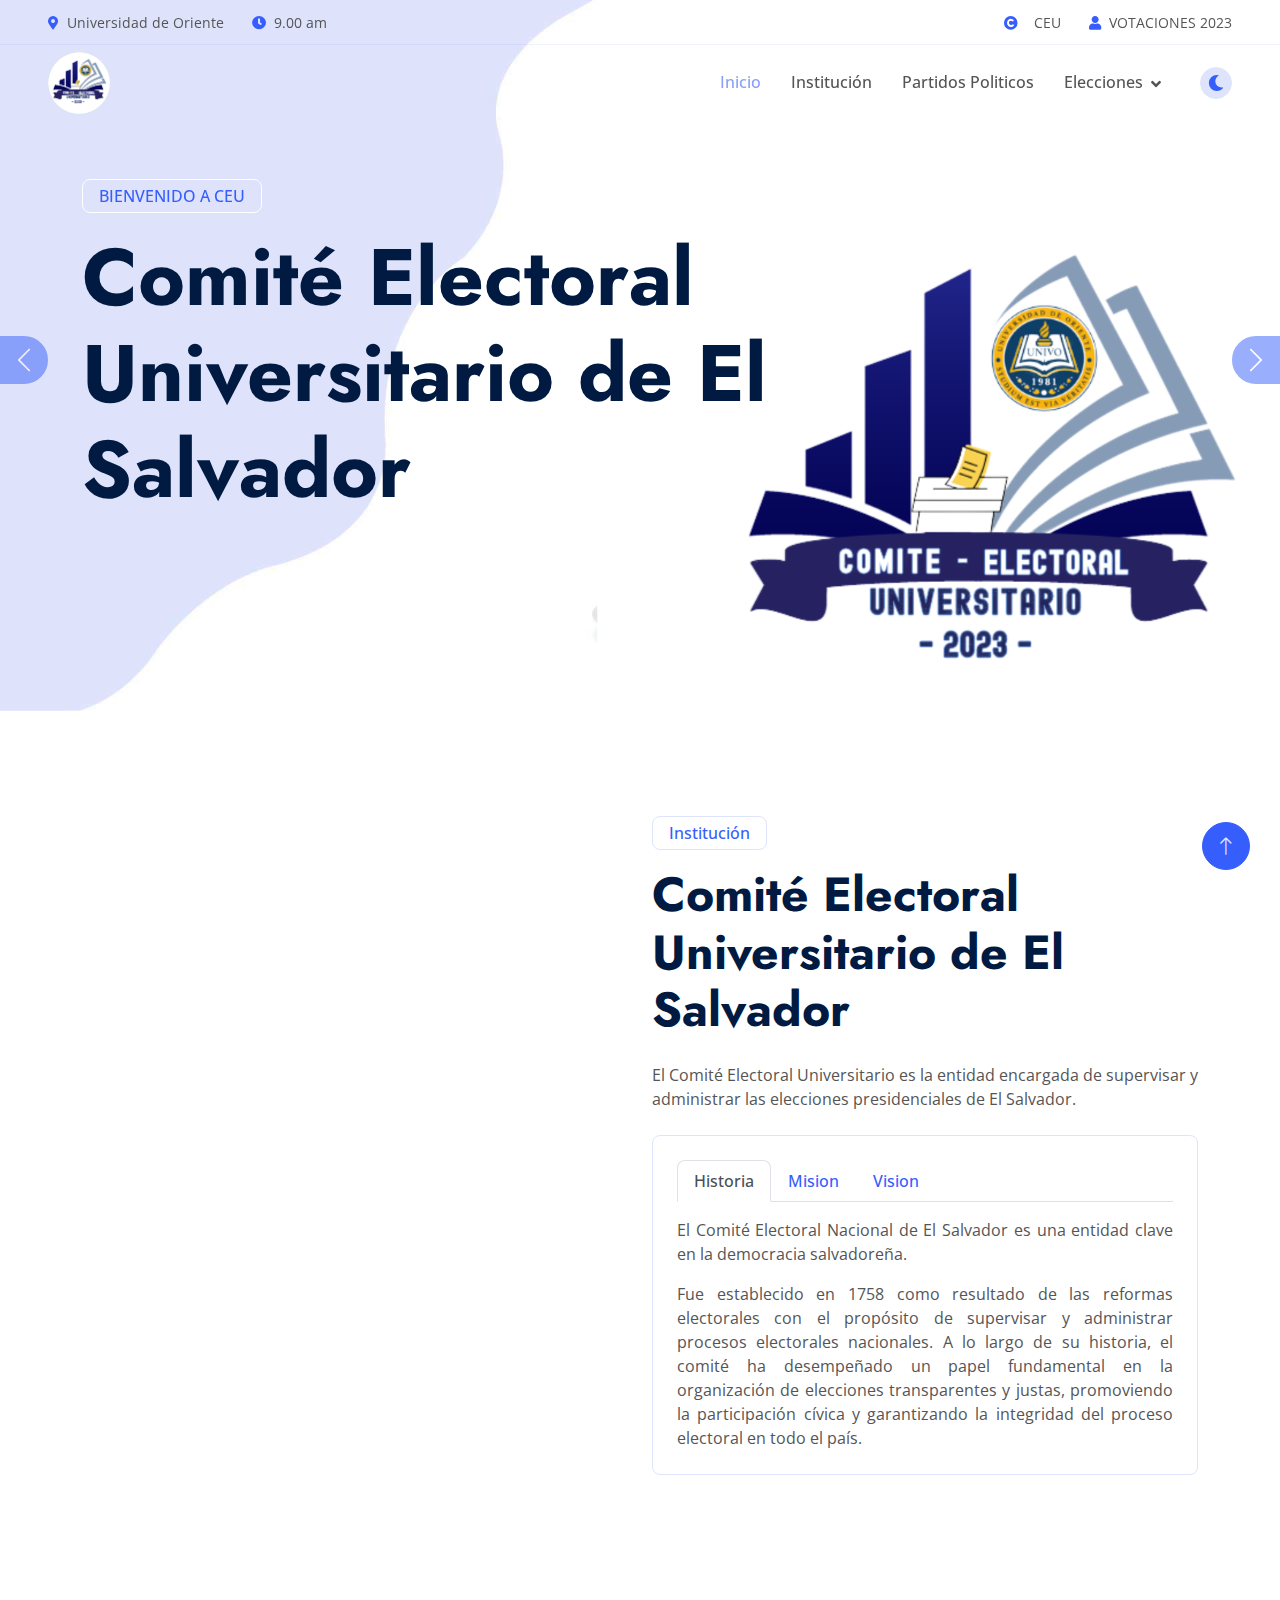
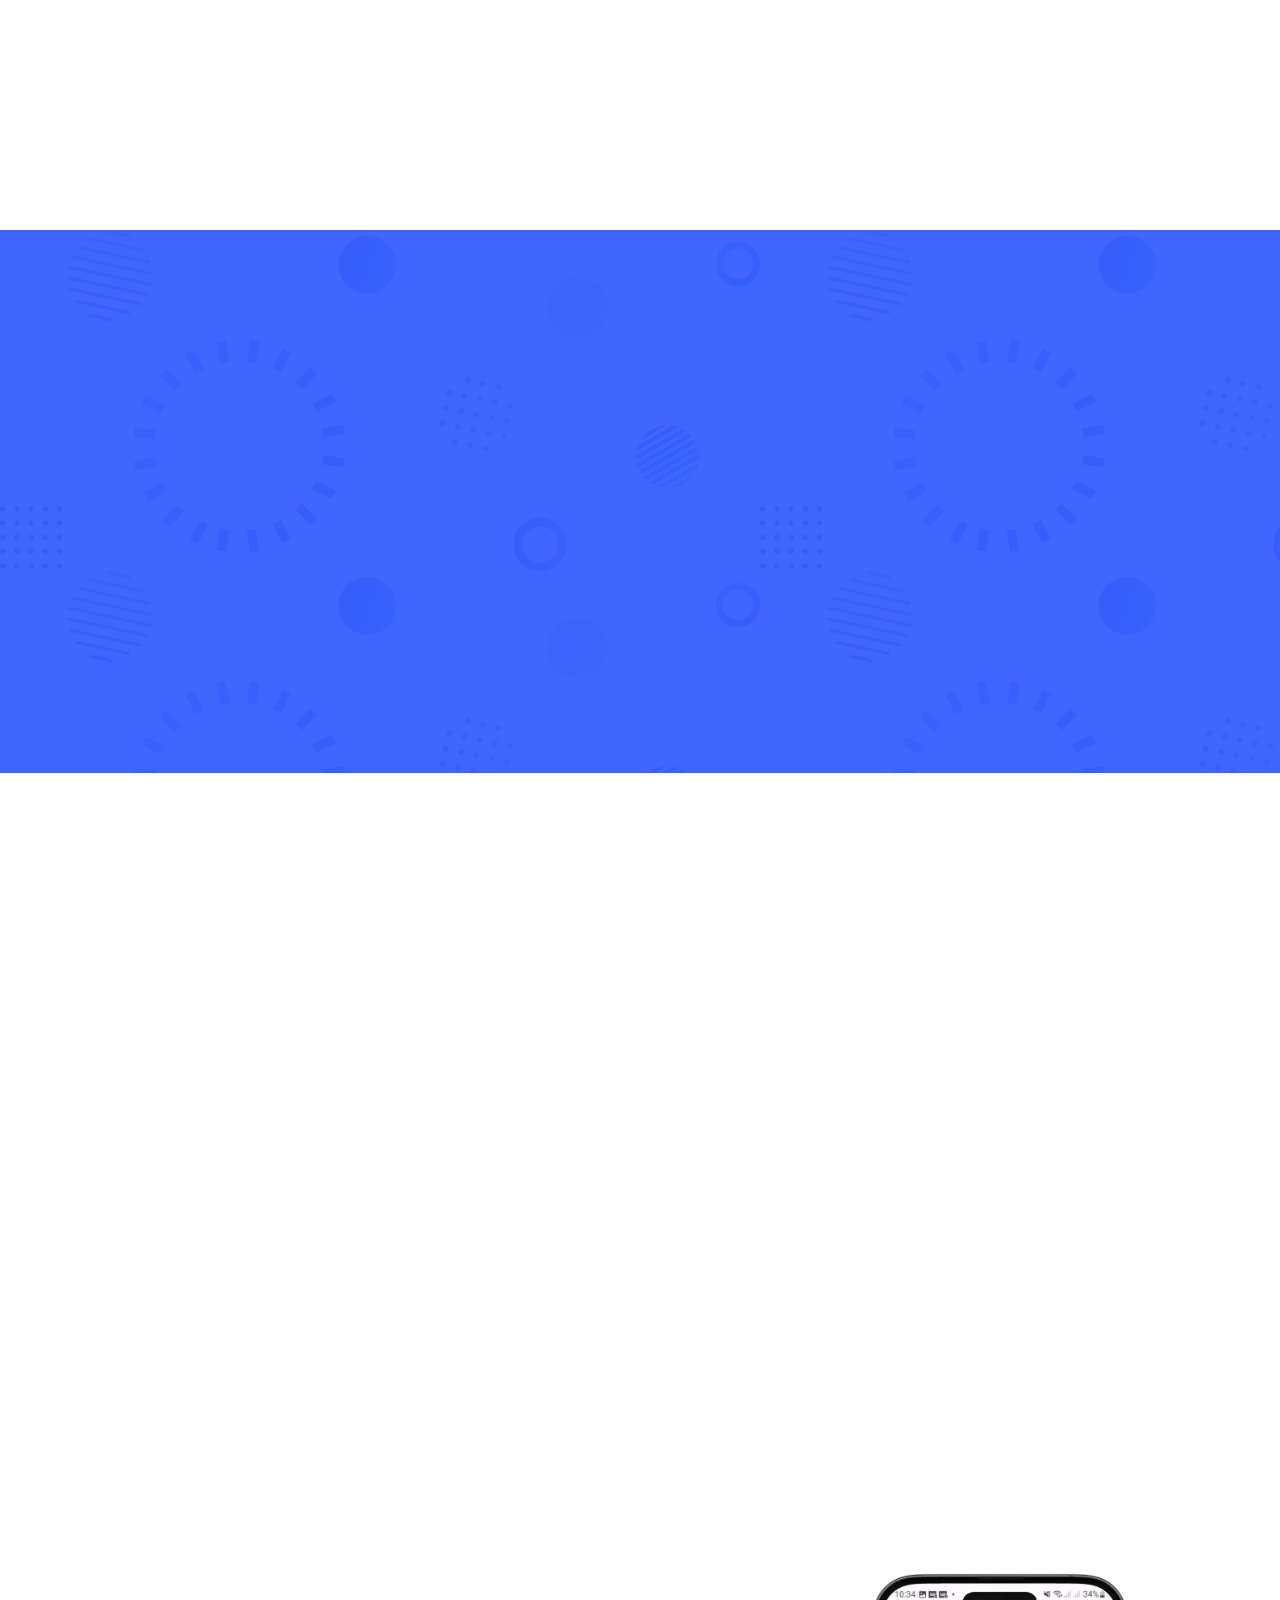
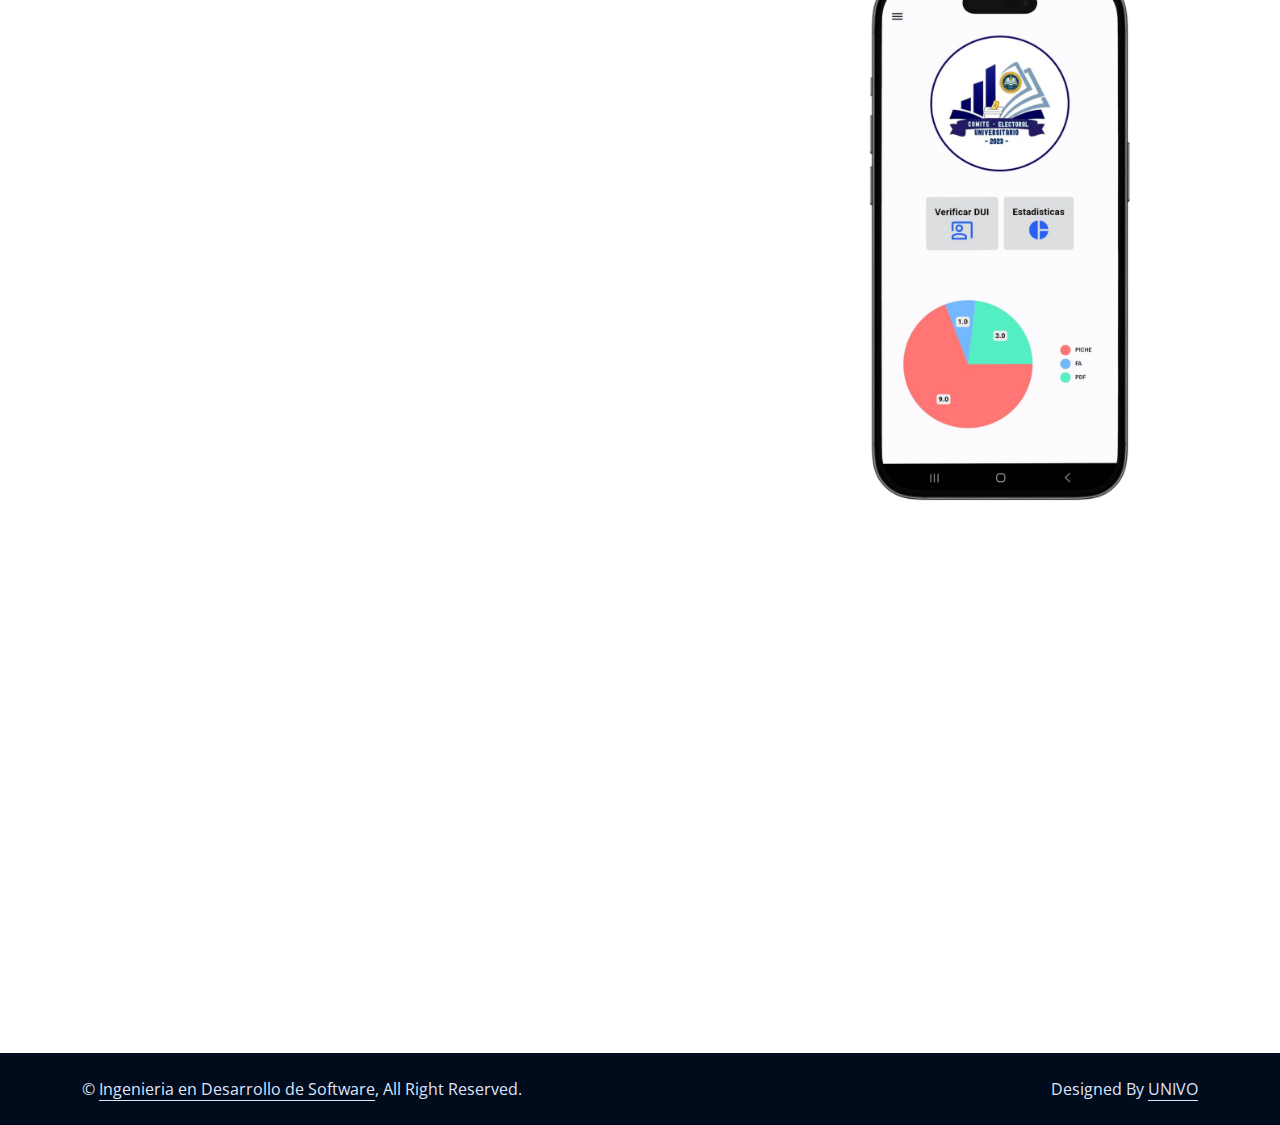
<file: index.html>
<!DOCTYPE html>
<html lang="en">

<head>
    <meta charset="utf-8">
    <title>CEU</title>
    <meta content="width=device-width, initial-scale=1.0" name="viewport">
    <meta content="" name="keywords">
    <meta content="" name="description">

    <!-- Favicon -->
    <link href="img/favicon.png" rel="icon">

    <!-- Google Web Fonts -->
    <link rel="preconnect" href="https://fonts.googleapis.com">
    <link rel="preconnect" href="https://fonts.gstatic.com" crossorigin>
    <link href="https://fonts.googleapis.com/css2?family=Jost:wght@500;600;700&family=Open+Sans:wght@400;500&display=swap" rel="stylesheet">  

    <!-- Icon Font Stylesheet -->
    <link href="https://cdnjs.cloudflare.com/ajax/libs/font-awesome/5.10.0/css/all.min.css" rel="stylesheet">
    <link href="https://cdn.jsdelivr.net/npm/bootstrap-icons@1.4.1/font/bootstrap-icons.css" rel="stylesheet">

    <!-- Libraries Stylesheet -->
    <link href="lib/animate/animate.min.css" rel="stylesheet">
    <link href="lib/owlcarousel/assets/owl.carousel.min.css" rel="stylesheet">

    <!-- Customized Bootstrap Stylesheet -->
    <link href="css/bootstrap.min.css" rel="stylesheet">

    <!-- Template Stylesheet -->
    <link href="css/style.css" rel="stylesheet">
    <script src="js/dark-mode.js"></script>
</head>

<body>
    <!-- Spinner Start -->
    <div id="spinner" class="show bg-white position-fixed translate-middle w-100 vh-100 top-50 start-50 d-flex align-items-center justify-content-center">
        <div class="spinner-border text-primary" role="status" style="width: 3rem; height: 3rem;"></div>
    </div>
    <!-- Spinner End -->


    <!-- Navbar Start -->
    <div class="container-fluid fixed-top px-0 wow fadeIn" data-wow-delay="0.1s">
        <div class="top-bar row gx-0 align-items-center d-none d-lg-flex ">
           <div class="col-lg-6 px-5 text-start">
                <small><i class="fa fa-map-marker-alt text-primary me-2"></i>Universidad de Oriente</small>
                <small class="ms-4"><i class="fa fa-clock text-primary me-2"></i>9.00 am </small>
            </div>
            <div class="col-lg-6 px-5 text-end">
                <small><i class="fa fa-regular fa-copyright text-primary me-2"></i> &nbsp;CEU</small>
                <small class="ms-4"><i class="fa fa-user text-primary me-2"></i>VOTACIONES 2023</small>
            </div>
        </div>

        <nav class="navbar navbar-expand-lg navbar-light py-lg-0 px-lg-5 wow fadeIn" data-wow-delay="0.1s">
            <a href="index.html" class="navbar-brand ms-4 ms-lg-0">
                <img src="img/favicon.png" alt="" height="62px">
                <!-- <h1 class="display-5 text-primary m-0">CEU</h1> -->
            </a>
            <button type="button" class="navbar-toggler me-4" data-bs-toggle="collapse" data-bs-target="#navbarCollapse">
                <span class="navbar-toggler-icon"></span>
            </button>
            <div class="collapse navbar-collapse" id="navbarCollapse">
                <div class="navbar-nav ms-auto p-4 p-lg-0">
                    <a href="index.html" class="nav-item nav-link active">Inicio</a>
                    <a href="about.html" class="nav-item nav-link">Institución</a>
                    <a href="partidosPoliticos.html" class="nav-item nav-link">Partidos Politicos</a>
                    <div class="nav-item dropdown">
                        <a href="elecciones.html" class="nav-link dropdown-toggle">Elecciones</a>
                        <div class="dropdown-menu border-light m-0">
                            <a href="pasosvotacion.html" class="dropdown-item">Pasos para Votar</a>
                            <a href="estadisticas.html" class="dropdown-item">Estadisticas</a>
                        </div>
                    </div>
                  
                </div>
                <div class="d-none d-lg-flex ms-2">
                    <button class="btn btn-light btn-sm-square rounded-circle ms-3" id="dark-mode-toggle" >
                        <i class="fas fa-moon text-primary"></i>
                    </button>
                      
                </div>
            </div>
        </nav>
    </div>
    <!-- Navbar End -->


    <!-- Carousel Start -->
    <div class="container-fluid p-0 mb-5 wow fadeIn" data-wow-delay="0.1s">
        <div id="header-carousel" class="carousel slide carousel-fade" data-bs-ride="carousel">
            <div class="carousel-inner">
                <div class="carousel-item active">
            <img class="w-100" src="img/header.png" alt="Image"> 
                    <div class="carousel-caption">
                        <div class="container">
                            <div class="row justify-content-start">
                                <div class="col-lg-8">
                                    <p class="d-inline-block border border-white rounded text-primary fw-semi-bold py-1 px-3 animated slideInDown">BIENVENIDO A CEU</p>
                                    <h1 class="display-1 mb-4 animated slideInDown">Comité Electoral Universitario de El Salvador</h1>
                                    <!-- <a href="" class="btn btn-primary py-3 px-5 animated slideInDown">Explore More</a> -->
                                </div>
                            </div>
                        </div>
                    </div>
                </div>
                <div class="carousel-item">
                    <img class="w-100" src="img/header2.png" alt="Image">
                    <div class="carousel-caption">
                        <div class="container">
                            <div class="row justify-content-start">
                                <div class="col-lg-7">
                                    <p class="d-inline-block border border-white rounded text-primary fw-semi-bold py-1 px-3 animated slideInDown">BIENVENIDO A CEU</p>
                                    <h1 class="display-1 mb-4 animated slideInDown">Organización de Elecciones Presidenciales 2023</h1>
                                    <!-- <a href="" class="btn btn-primary py-3 px-5 animated slideInDown">Explore More</a> -->
                                </div>
                            </div>
                        </div>
                    </div>
                </div>
            </div>
            <button class="carousel-control-prev" type="button" data-bs-target="#header-carousel"
                data-bs-slide="prev">
                <span class="carousel-control-prev-icon" aria-hidden="true"></span>
                <span class="visually-hidden">Previous</span>
            </button>
            <button class="carousel-control-next" type="button" data-bs-target="#header-carousel"
                data-bs-slide="next">
                <span class="carousel-control-next-icon" aria-hidden="true"></span>
                <span class="visually-hidden">Next</span>
            </button>
        </div>
    </div>
    <!-- Carousel End -->


     <!-- About Start -->
     <div class="container-xxl py-5">
        <div class="container">
            <div class="row g-4 align-items-end mb-4">
                <div class="col-lg-6 wow fadeInUp" data-wow-delay="0.1s">
                    <img class="img-fluid rounded" src="img/about.png">
                </div>
                <div class="col-lg-6 wow fadeInUp" data-wow-delay="0.3s">
                    <p class="d-inline-block border rounded text-primary fw-semi-bold py-1 px-3">Institución</p>
                    <h1 class="display-5 mb-4">Comité Electoral Universitario de El Salvador</h1>
                    <p class="mb-4">El Comité Electoral Universitario es la entidad encargada de supervisar y administrar las elecciones presidenciales de El Salvador. </p>
                    <div class="border rounded p-4">
                        <nav>
                            <div class="nav nav-tabs mb-3" id="nav-tab" role="tablist">
                                <button class="nav-link fw-semi-bold active" id="nav-story-tab" data-bs-toggle="tab" data-bs-target="#nav-story" type="button" role="tab" aria-controls="nav-story" aria-selected="true">Historia</button>
                                <button class="nav-link fw-semi-bold" id="nav-mission-tab" data-bs-toggle="tab" data-bs-target="#nav-mission" type="button" role="tab" aria-controls="nav-mission" aria-selected="false">Mision</button>
                                <button class="nav-link fw-semi-bold" id="nav-vision-tab" data-bs-toggle="tab" data-bs-target="#nav-vision" type="button" role="tab" aria-controls="nav-vision" aria-selected="false">Vision</button>
                            </div>
                        </nav>
                        <div class="tab-content" id="nav-tabContent">
                            <div class="tab-pane fade show active" id="nav-story" role="tabpanel" aria-labelledby="nav-story-tab">
                                <p style="text-align: justify;">El Comité Electoral Nacional de El Salvador es una entidad clave en la democracia salvadoreña. </p>
                                <p style="text-align: justify;" class="mb-0">Fue establecido en 1758 como resultado de las reformas electorales con el propósito de supervisar y administrar procesos electorales nacionales. A lo largo de su historia, el comité ha desempeñado un papel fundamental en la organización de elecciones transparentes y justas, promoviendo la participación cívica y garantizando la integridad del proceso electoral en todo el país. </p>
                            </div>
                            <div class="tab-pane fade" id="nav-mission" role="tabpanel" aria-labelledby="nav-mission-tab">
                                <p style="text-align: justify;">Nuestra misión es asegurar la realización de elecciones transparentes, justas y democráticas a nivel nacional en El Salvador. </p>
                                <p style="text-align: justify;" class="mb-0">Trabajamos incansablemente para garantizar que cada ciudadano tenga la oportunidad de ejercer su derecho al voto y elegir a sus representantes de manera libre y equitativa. El Comité Electoral Nacional se compromete a salvaguardar la integridad de los procesos electorales y a promover la participación cívica de todos los ciudadanos.</p>
                            </div>
                            <div class="tab-pane fade" id="nav-vision" role="tabpanel" aria-labelledby="nav-vision-tab">
                                <p style="text-align: justify;">Nuestra visión es ser un referente de excelencia en la organización y supervisión de procesos electorales en El Salvador. </p>
                                <p style="text-align: justify;" class="mb-0"> Buscamos contribuir al fortalecimiento de la democracia en nuestro país, fomentando la confianza en el sistema electoral y promoviendo la participación activa de todos los ciudadanos en la toma de decisiones políticas. Aspiramos a ser reconocidos por nuestra imparcialidad, transparencia y compromiso con la promoción de los valores democráticos en la nación salvadoreña.</p>
                            </div>
                        </div>
                    </div>
                </div>
            </div>
            <div class="border rounded p-4 wow fadeInUp" data-wow-delay="0.1s">
                <div class="row g-4">
                    <div class="col-lg-4 wow fadeIn" data-wow-delay="0.1s">
                        <div class="h-100">
                            <div class="d-flex">
                                <div class="flex-shrink-0 btn-lg-square rounded-circle bg-primary">
                                    <i class="fa fa-solid fa-sitemap text-white"></i></i>
                                </div>
                                <div class="ps-3">
                                    <h4>Organización de Elecciones</h4>
                                    <span>Definición de fechas, la convocatoria a elecciones, la inscripción de candidatos y la organización de los lugares de votación.</span>
                                </div>
                                <div class="border-end d-none d-lg-block"></div>
                            </div>
                            <div class="border-bottom mt-4 d-block d-lg-none"></div>
                        </div>
                    </div>
                    <div class="col-lg-4 wow fadeIn" data-wow-delay="0.3s">
                        <div class="h-100">
                            <div class="d-flex">
                                <div class="flex-shrink-0 btn-lg-square rounded-circle bg-primary">
                                    <i class="fa fa-users text-white"></i>
                                </div>
                                <div class="ps-3">
                                    <h4>Registro de Votantes</h4>
                                    <span>Administra el registro de votantes del país, asegurando que estén debidamente inscritos para participar en las elecciones.</span>
                                </div>
                                <div class="border-end d-none d-lg-block"></div>
                            </div>
                            <div class="border-bottom mt-4 d-block d-lg-none"></div>
                        </div>
                    </div>
                    <div class="col-lg-4 wow fadeIn" data-wow-delay="0.5s">
                        <div class="h-100">
                            <div class="d-flex">
                                <div class="flex-shrink-0 btn-lg-square rounded-circle bg-primary">
                                    <i class="fa fa-solid fa-check text-white"></i>
                                </div>
                                <div class="ps-3">
                                    <h4>Votación y Proclamación de Resultados</h4>
                                    <span>Coordina el proceso de votación en el día de las elecciones y se encarga del recuento de votos </span>
                                </div>
                            </div>
                        </div>
                    </div>
                </div>
            </div>
        </div>
    </div>
    <!-- About End -->


    <!-- Facts Start -->
    <div class="container-fluid facts my-5 py-5">
        <div class="container py-5">
            <div class="row g-5">
                <div class="col-sm-6 col-lg-4 text-center wow fadeIn" data-wow-delay="0.1s">
                    <i class="fa fa-users fa-3x text-white mb-3"></i>
                    <h1 class="display-4 text-white" data-toggle="counter-up">32</h1>
                    <span class="fs-5 text-white">ELECCIONES EJECUTADAS</span>
                    <hr class="bg-white w-25 mx-auto mb-0">
                </div>
                <div class="col-sm-6 col-lg-4 text-center wow fadeIn" data-wow-delay="0.3s">
                    <i class="fa fa-regular fa-calendar fa-3x text-white mb-3"></i>
                    <h1 class="display-4 text-white" id="countdown" data-toggle="counter-up" ></h1>
                    <span class="fs-5 text-white">Días para celebrar las elecciones 2023</span>
                    <hr class="bg-white w-25 mx-auto mb-0">
                </div>
                <div class="col-sm-6 col-lg-4 text-center wow fadeIn" data-wow-delay="0.5s">
                    <i class="fa fa-users-cog fa-3x text-white mb-3"></i>
                    <h1 class="display-4 text-white" data-toggle="counter-up">50</h1>
                    <span class="fs-5 text-white">Personas en el registro electoral*</span>
                    <hr class="bg-white w-25 mx-auto mb-0">
                </div>
            </div>
        </div>
    </div>
    <!-- Facts End -->

    <!-- partidosPoliticos Start -->
    <div class="container-xxl partidosPoliticos py-5">
        <div class="container">
            <div class="text-center mx-auto wow fadeInUp" data-wow-delay="0.1s" style="max-width: 600px;">
                <p class="d-inline-block border rounded text-primary fw-semi-bold py-1 px-3">Partidos Politicos</p>
                <h1 class="display-5 mb-5">PARTIDOS POLITICOS DE EL SALVADOR</h1>
            </div>
            <div class="row g-4 wow fadeInUp" data-wow-delay="0.3s">
                <div class="col-lg-4">
                    <div class="nav nav-pills d-flex justify-content-between w-100 h-100 me-4">
                        <button class="nav-link w-100 d-flex align-items-center text-start border p-4 mb-4 active" data-bs-toggle="pill" data-bs-target="#tab-pane-1" type="button">
                            <h5 class="m-0"><i class="fa fa-bars text-primary me-3"></i>Partido Para la Innovacion, Cambio Honestidad y Esperanza</h5>
                        </button>
                        <button class="nav-link w-100 d-flex align-items-center text-start border p-4 mb-4" data-bs-toggle="pill" data-bs-target="#tab-pane-2" type="button">
                            <h5 class="m-0"><i class="fa fa-bars text-primary me-3"></i>Futuro Activo</h5>
                        </button>
                        <button class="nav-link w-100 d-flex align-items-center text-start border p-4 mb-4" data-bs-toggle="pill" data-bs-target="#tab-pane-3" type="button">
                            <h5 class="m-0"><i class="fa fa-bars text-primary me-3"></i>Partido Funcional Democrático</h5>
                        </button>
                        
                    </div>
                </div>
                <div class="col-lg-8">
                    <div class="tab-content w-100">
                        <div class="tab-pane fade show active" id="tab-pane-1">
                            <div class="row g-4">
                                <div class="col-md-6" style="min-height: 350px;">
                                    <div class="position-relative h-100">
                                        <img class="position-absolute rounded w-100 h-100" src="img/PPiche.png"
                                            style="object-fit: cover;" alt="">
                                    </div>
                                </div>
                                <div class="col-md-6">
                                    <h3 class="mb-4">PICHE</h3>
                                    <p class="mb-4" style="text-align: justify;">El "Partido Para la Innovación, Cambio, Honestidad y Esperanza" es una fuerza política comprometida con la transformación positiva de la sociedad. Su visión se centra en impulsar la innovación en todos los aspectos de la vida pública, fomentando el progreso y adaptándose a las necesidades cambiantes de la sociedad.</p>
                                    
                                    <!-- <a href="" class="btn btn-primary py-3 px-5 mt-3">Ver Candidatos</a>  -->
                                </div>
                            </div>
                        </div>
                        <div class="tab-pane fade" id="tab-pane-2">
                            <div class="row g-4">
                                <div class="col-md-6" style="min-height: 350px;">
                                    <div class="position-relative h-100">
                                        <img class="position-absolute rounded w-100 h-100" src="img/FuturoA.png"
                                            style="object-fit: cover;" alt="">
                                    </div>
                                </div>
                                <div class="col-md-6">
                                    <h3 class="mb-4">Futuro Activo</h3>
                                    <p class="mb-4" style="text-align: justify;">El "Partido Futuro Activo" se posiciona como un agente de cambio dinámico y progresista, comprometido con la construcción de un futuro vibrante y en constante evolución. Con una visión orientada hacia adelante, este partido busca impulsar políticas innovadoras que catalicen el progreso en todas las áreas de la sociedad.</p>
                                    
                                    <!-- <a href="" class="btn btn-primary py-3 px-5 mt-3">Ver Candidatos</a> -->
                                </div>
                            </div>
                        </div>
                        <div class="tab-pane fade" id="tab-pane-3">
                            <div class="row g-4">
                                <div class="col-md-6" style="min-height: 350px;">
                                    <div class="position-relative h-100">
                                        <img class="position-absolute rounded w-100 h-100" src="img/democratico.png"
                                            style="object-fit: cover;" alt="">
                                    </div>
                                </div>
                                <div class="col-md-6">
                                    <h3 class="mb-4">Partido Funcional Democrático</h3>
                                    <p class="mb-4" style="text-align: justify;">El "Partido Funcional Democrático" se erige como una fuerza política comprometida con la eficiencia y la funcionalidad dentro del marco de los principios democráticos. Este partido busca ofrecer soluciones pragmáticas y efectivas para los desafíos contemporáneos, priorizando la optimización de los procesos gubernamentales y la atención a las necesidades concretas de la sociedad.</p>
                                    
                                    <!-- <a href="" class="btn btn-primary py-3 px-5 mt-3">Ver Candidatos</a>-->
                                </div> 
                            </div>
                        </div>
                       
                    </div>
                </div>
            </div>
        </div>
    </div>
    <!-- partidosPoliticos End -->

    <!-- Features Start -->
    <div class="container-xxl feature py-5">
        <div class="container">
            <div class="row g-5 align-items-center">
                <div class="col-lg-8 wow fadeInUp" data-wow-delay="0.1s">
                    <p class="d-inline-block border rounded text-primary fw-semi-bold py-1 px-3">Elecciones 2023</p>
                    <h1 class="display-5 mb-4">DESCARGA NUESTRA APP MÓVIL!</h1>
                    <p class="mb-4">Descarga nuestra app movil para mantenerte informado de las elecciones presidenciales 2023</p>
                    <a class="btn btn-primary py-3 px-5" target="_blank" href="https://drive.google.com/file/d/1P1wbzs48DfSyfXaXdld7Kzodi6Mj0Pny/view?usp=drive_link">Descargar</a>
                </div>
                <div class="col-lg-4">
                    <div class="row g-4 align-items-center">
                       <img src="img/movil.png" alt="" style="width: 85%;" >
                    </div>
                </div>
            </div>
        </div>
    </div>
    <!-- Features End -->
        


    <!-- Footer Start -->
    <div class="container-fluid bg-dark text-light footer mt-5 py-5 wow fadeIn" data-wow-delay="0.1s">
        <div class="container py-5">
            <div class="row g-5">
                <div class="col-lg-3 col-md-6">
                    <img src="img/favicon.png" alt="" width="200px">
                  
                </div>
                <div class="col-lg-3 col-md-6">
                    <h4 class="text-white mb-4">Menu</h4>
                    <a class="btn btn-link" href="index.html">Inicio</a>
                    <a class="btn btn-link" href="about.html">Institución</a>
                    <a class="btn btn-link" href="partidosPoliticos.html">Partidos Politicos</a>
                    <a class="btn btn-link" href="elecciones.html">Elecciones</a>
                </div>
                <div class="col-lg-3 col-md-6">
                    <h4 class="text-white mb-4">Acceso Directo</h4>
                    <a class="btn btn-link" href="pasosvotacion.html">Pasos De Votación</a>
                    <a class="btn btn-link" href="estadisticas.html">Estadisticas</a>
                </div>
                <div class="col-lg-3 col-md-6">
                    <h4 class="text-white mb-4">DESCARGA NUESTRA APP</h4>
                    <p>Descarga nuestra app movil para mantenerte informado de las elecciones presidenciales 2023</p>
                    <div class="position-relative w-100">
                        <a href="https://drive.google.com/file/d/1P1wbzs48DfSyfXaXdld7Kzodi6Mj0Pny/view?usp=drive_link" target="_blank" type="button" class="btn btn-primary py-2 bg-white border-0 w-100 py-3 ps-4 pe-5 text-dark">Descargar Aqui</a>
                    </div>
                </div>
            </div>
        </div>
    </div>
    <!-- Footer End -->


    <!-- Copyright Start -->
    <div class="container-fluid copyright py-4">
        <div class="container">
            <div class="row">
                <div class="col-md-6 text-center text-md-start mb-3 mb-md-0">
                    &copy; <a class="border-bottom" href="#">Ingenieria en Desarrollo de Software</a>, All Right Reserved.
                </div>
                <div class="col-md-6 text-center text-md-end">
                    <!--/*** This template is free as long as you keep the footer author’s credit link/attribution link/backlink. If you'd like to use the template without the footer author’s credit link/attribution link/backlink, you can purchase the Credit Removal License from "https://htmlcodex.com/credit-removal". Thank you for your support. ***/-->
                    Designed By <a class="border-bottom" href="#">UNIVO</a>
                </div>
            </div>
        </div>
    </div>
    <!-- Copyright End -->


    <!-- Back to Top -->
    <a href="#" class="btn btn-lg btn-primary btn-lg-square rounded-circle back-to-top"><i class="bi bi-arrow-up"></i></a>


    <!-- JavaScript Libraries -->
    <script src="https://code.jquery.com/jquery-3.4.1.min.js"></script>
    <script src="https://cdn.jsdelivr.net/npm/bootstrap@5.0.0/dist/js/bootstrap.bundle.min.js"></script>
    <script src="lib/wow/wow.min.js"></script>
    <script src="lib/easing/easing.min.js"></script>
    <script src="lib/waypoints/waypoints.min.js"></script>
    <script src="lib/owlcarousel/owl.carousel.min.js"></script>
    <script src="lib/counterup/counterup.min.js"></script>

    <!-- Template Javascript -->
    <script src="js/main.js"></script>
</body>

</html>
</file>
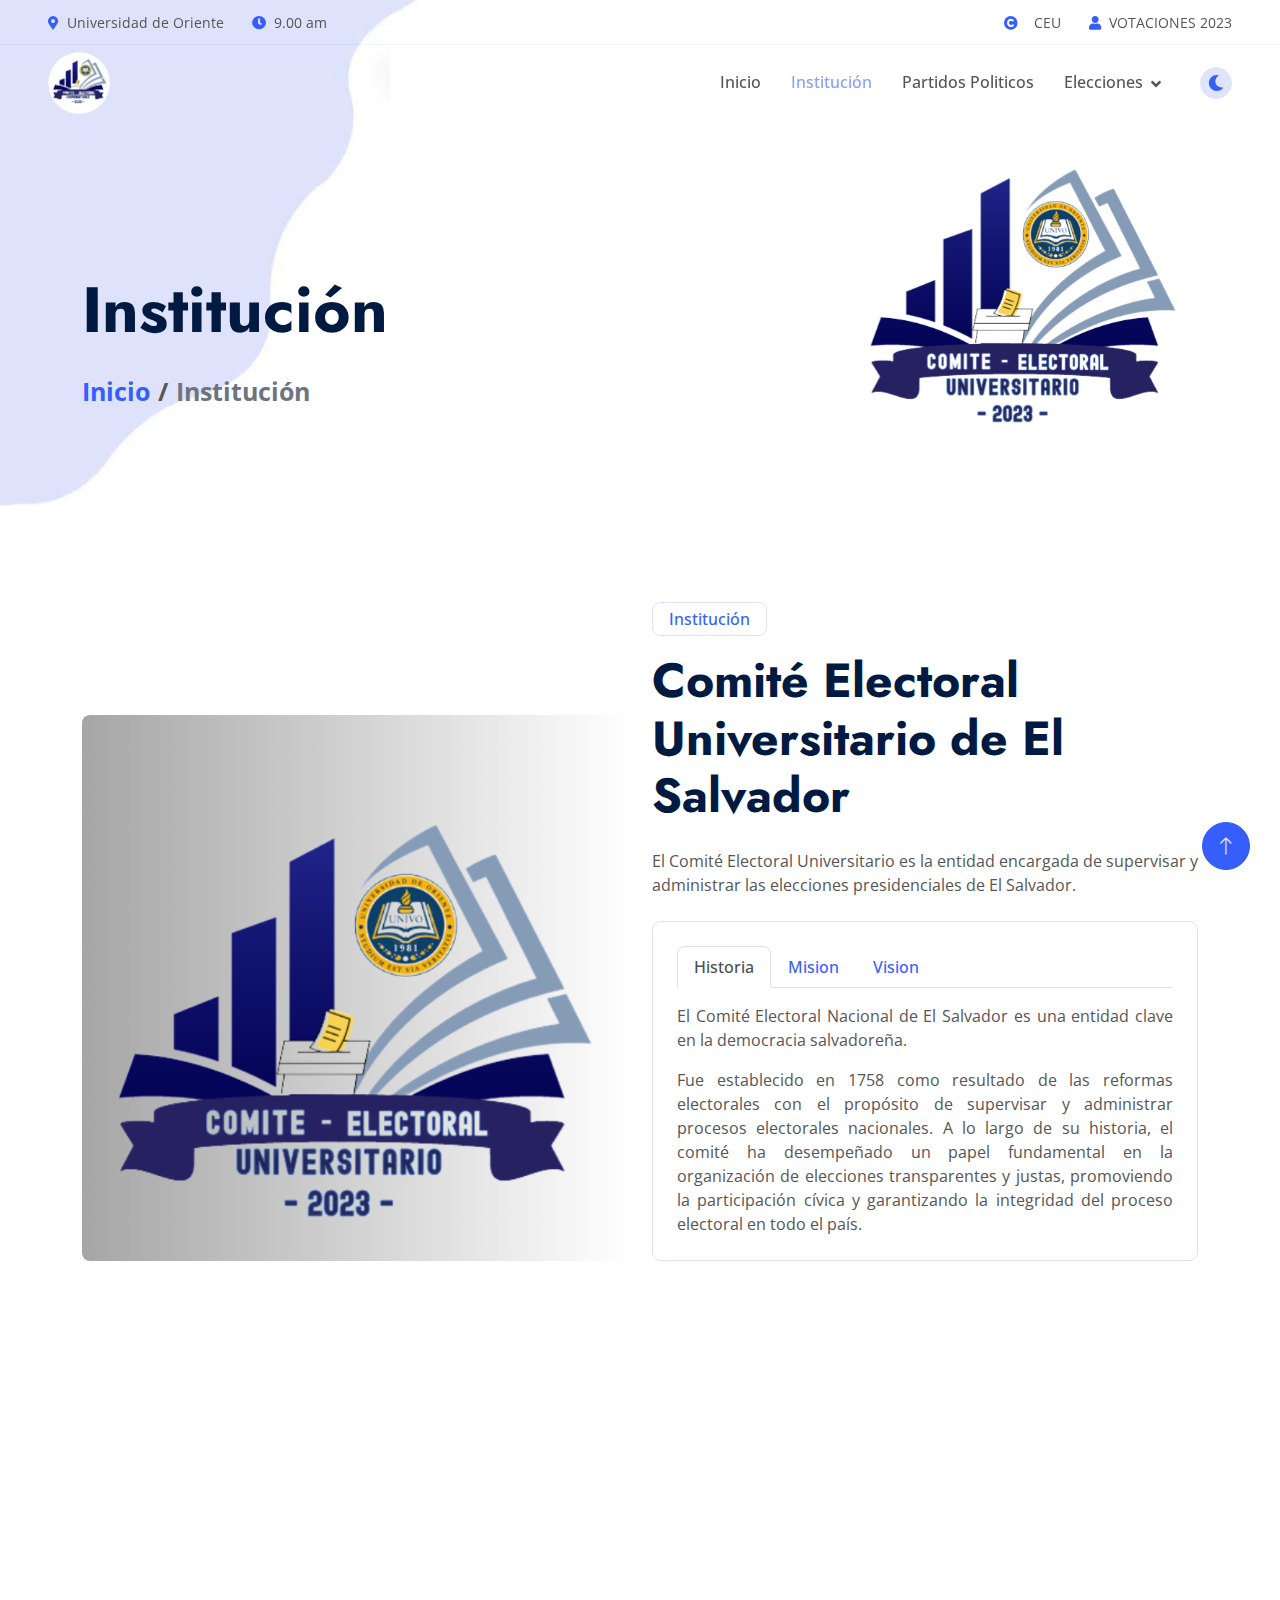
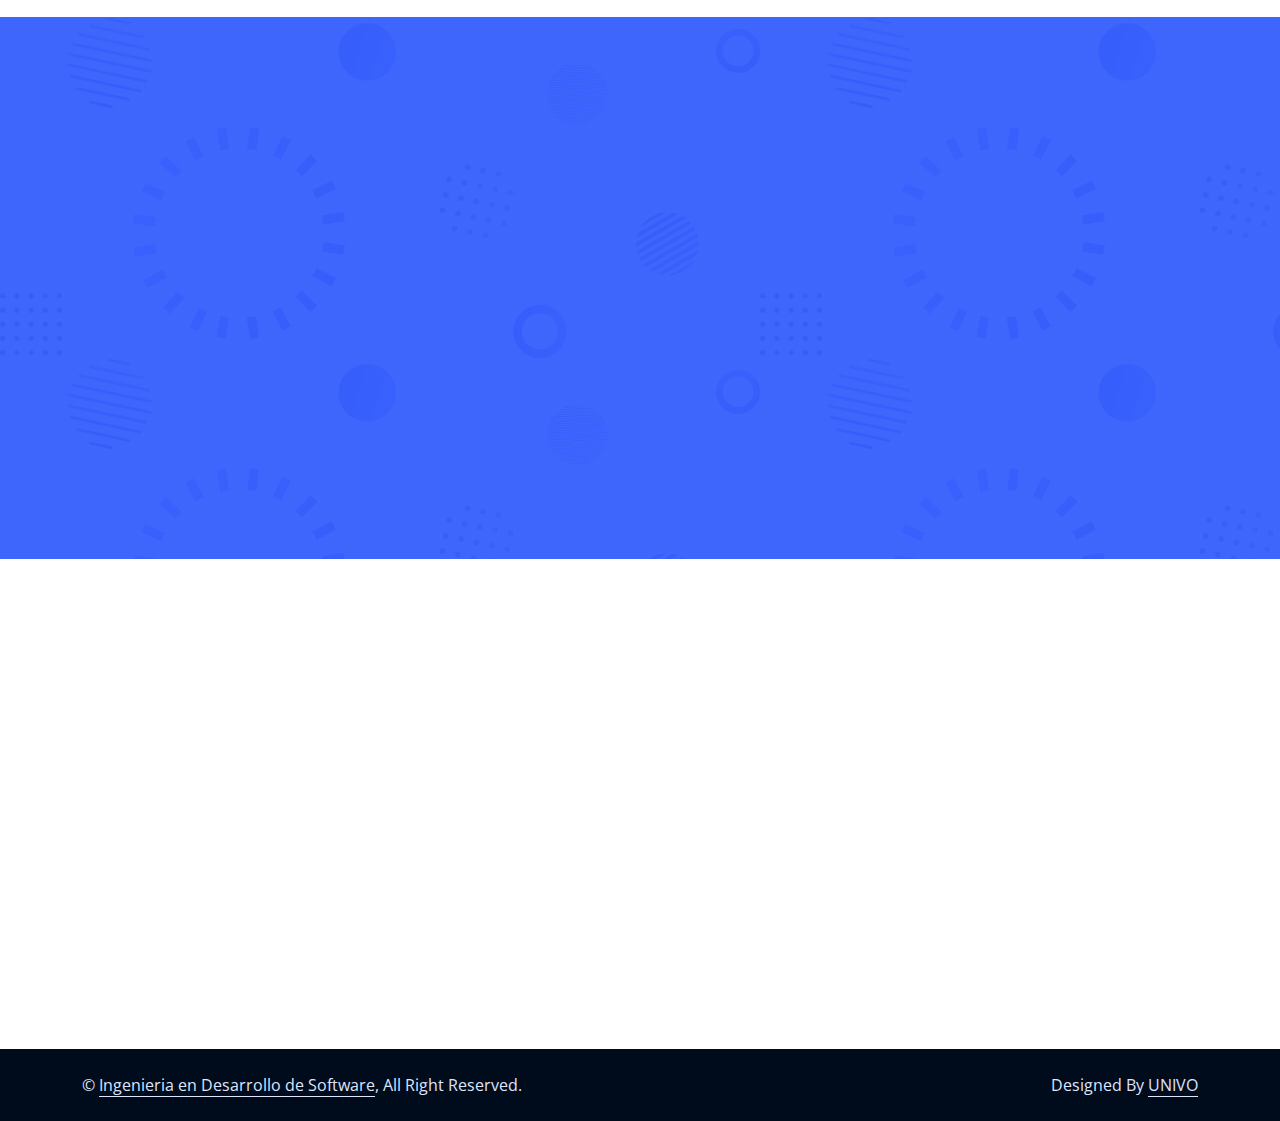
<file: about.html>
<!DOCTYPE html>
<html lang="en">

<head>
    <meta charset="utf-8">
    <title>CEU</title>
    <meta content="width=device-width, initial-scale=1.0" name="viewport">
    <meta content="" name="keywords">
    <meta content="" name="description">

    <!-- Favicon -->
    <link href="img/favicon.png" rel="icon">

    <!-- Google Web Fonts -->
    <link rel="preconnect" href="https://fonts.googleapis.com">
    <link rel="preconnect" href="https://fonts.gstatic.com" crossorigin>
    <link href="https://fonts.googleapis.com/css2?family=Jost:wght@500;600;700&family=Open+Sans:wght@400;500&display=swap" rel="stylesheet">  

    <!-- Icon Font Stylesheet -->
    <link href="https://cdnjs.cloudflare.com/ajax/libs/font-awesome/5.10.0/css/all.min.css" rel="stylesheet">
    <link href="https://cdn.jsdelivr.net/npm/bootstrap-icons@1.4.1/font/bootstrap-icons.css" rel="stylesheet">

    <!-- Libraries Stylesheet -->
    <link href="lib/animate/animate.min.css" rel="stylesheet">
    <link href="lib/owlcarousel/assets/owl.carousel.min.css" rel="stylesheet">

    <!-- Customized Bootstrap Stylesheet -->
    <link href="css/bootstrap.min.css" rel="stylesheet">

    <!-- Template Stylesheet -->
    <link href="css/style.css" rel="stylesheet">
    <script src="js/dark-mode.js"></script>
</head>

<body>
    <!-- Spinner Start -->
    <div id="spinner" class="show bg-white position-fixed translate-middle w-100 vh-100 top-50 start-50 d-flex align-items-center justify-content-center">
        <div class="spinner-border text-primary" role="status" style="width: 3rem; height: 3rem;"></div>
    </div>
    <!-- Spinner End -->


    <!-- Navbar Start -->
    <div class="container-fluid fixed-top px-0 wow fadeIn" data-wow-delay="0.1s">
        <div class="top-bar row gx-0 align-items-center d-none d-lg-flex ">
            <div class="col-lg-6 px-5 text-start">
                 <small><i class="fa fa-map-marker-alt text-primary me-2"></i>Universidad de Oriente</small>
                 <small class="ms-4"><i class="fa fa-clock text-primary me-2"></i>9.00 am </small>
             </div>
             <div class="col-lg-6 px-5 text-end">
                 <small><i class="fa fa-regular fa-copyright text-primary me-2"></i> &nbsp;CEU</small>
                 <small class="ms-4"><i class="fa fa-user text-primary me-2"></i>VOTACIONES 2023</small>
             </div>
         </div>
 

        <nav class="navbar navbar-expand-lg navbar-light py-lg-0 px-lg-5 wow fadeIn" data-wow-delay="0.1s">
            <a href="index.html" class="navbar-brand ms-4 ms-lg-0">
                <img src="img/favicon.png" alt="" height="62px">
            </a>
            <button type="button" class="navbar-toggler me-4" data-bs-toggle="collapse" data-bs-target="#navbarCollapse">
                <span class="navbar-toggler-icon"></span>
            </button>
            <div class="collapse navbar-collapse" id="navbarCollapse">
                <div class="navbar-nav ms-auto p-4 p-lg-0">
                    <a href="index.html" class="nav-item nav-link">Inicio</a>
                    <a href="about.html" class="nav-item nav-link active">Institución</a>
                    <a href="partidosPoliticos.html" class="nav-item nav-link">Partidos Politicos</a>
                    <div class="nav-item dropdown">
                        <a href="elecciones.html" class="nav-link dropdown-toggle">Elecciones</a>
                        <div class="dropdown-menu border-light m-0">
                            <a href="pasosvotacion.html" class="dropdown-item">Pasos para Votar</a>
                            <a href="estadisticas.html" class="dropdown-item">Estadisticas</a>
                        </div>
                    </div>
                
                </div>
                <div class="d-none d-lg-flex ms-2">
                    <button class="btn btn-light btn-sm-square rounded-circle ms-3" id="dark-mode-toggle" >
                        <i class="fas fa-moon text-primary"></i>
                    </button>
                      
                </div>
            </div>
        </nav>
    </div>
    <!-- Navbar End -->


    <!-- Page Header Start -->
    <div class="container-fluid page-header mb-5 wow fadeIn" data-wow-delay="0.1s">
        <div class="container">
            <h1 class="display-3 mb-4 animated slideInDown">Institución</h1>
            <nav aria-label="breadcrumb animated slideInDown">
                <ol class="breadcrumb mb-0">
                    <li class="breadcrumb-item"><a href="#">Inicio</a></li>
                    <li class="breadcrumb-item active" aria-current="page">Institución</li>
                </ol>
            </nav>
        </div>
    </div>
    <!-- Page Header End -->


    <!-- About Start -->
    <div class="container-xxl py-5">
        <div class="container">
            <div class="row g-4 align-items-end mb-4">
                <div class="col-lg-6 wow fadeInUp" data-wow-delay="0.1s">
                    <img class="img-fluid rounded" src="img/about.png">
                </div>
                <div class="col-lg-6 wow fadeInUp" data-wow-delay="0.3s">
                    <p class="d-inline-block border rounded text-primary fw-semi-bold py-1 px-3">Institución</p>
                    <h1 class="display-5 mb-4">Comité Electoral Universitario de El Salvador</h1>
                    <p class="mb-4">El Comité Electoral Universitario es la entidad encargada de supervisar y administrar las elecciones presidenciales de El Salvador. </p>
                    <div class="border rounded p-4">
                        <nav>
                            <div class="nav nav-tabs mb-3" id="nav-tab" role="tablist">
                                <button class="nav-link fw-semi-bold active" id="nav-story-tab" data-bs-toggle="tab" data-bs-target="#nav-story" type="button" role="tab" aria-controls="nav-story" aria-selected="true">Historia</button>
                                <button class="nav-link fw-semi-bold" id="nav-mission-tab" data-bs-toggle="tab" data-bs-target="#nav-mission" type="button" role="tab" aria-controls="nav-mission" aria-selected="false">Mision</button>
                                <button class="nav-link fw-semi-bold" id="nav-vision-tab" data-bs-toggle="tab" data-bs-target="#nav-vision" type="button" role="tab" aria-controls="nav-vision" aria-selected="false">Vision</button>
                            </div>
                        </nav>
                        <div class="tab-content" id="nav-tabContent">
                            <div class="tab-pane fade show active" id="nav-story" role="tabpanel" aria-labelledby="nav-story-tab">
                                <p style="text-align: justify;">El Comité Electoral Nacional de El Salvador es una entidad clave en la democracia salvadoreña. </p>
                                <p style="text-align: justify;" class="mb-0">Fue establecido en 1758 como resultado de las reformas electorales con el propósito de supervisar y administrar procesos electorales nacionales. A lo largo de su historia, el comité ha desempeñado un papel fundamental en la organización de elecciones transparentes y justas, promoviendo la participación cívica y garantizando la integridad del proceso electoral en todo el país. </p>
                            </div>
                            <div class="tab-pane fade" id="nav-mission" role="tabpanel" aria-labelledby="nav-mission-tab">
                                <p style="text-align: justify;">Nuestra misión es asegurar la realización de elecciones transparentes, justas y democráticas a nivel nacional en El Salvador. </p>
                                <p style="text-align: justify;" class="mb-0">Trabajamos incansablemente para garantizar que cada ciudadano tenga la oportunidad de ejercer su derecho al voto y elegir a sus representantes de manera libre y equitativa. El Comité Electoral Nacional se compromete a salvaguardar la integridad de los procesos electorales y a promover la participación cívica de todos los ciudadanos.</p>
                            </div>
                            <div class="tab-pane fade" id="nav-vision" role="tabpanel" aria-labelledby="nav-vision-tab">
                                <p style="text-align: justify;">Nuestra visión es ser un referente de excelencia en la organización y supervisión de procesos electorales en El Salvador. </p>
                                <p style="text-align: justify;" class="mb-0"> Buscamos contribuir al fortalecimiento de la democracia en nuestro país, fomentando la confianza en el sistema electoral y promoviendo la participación activa de todos los ciudadanos en la toma de decisiones políticas. Aspiramos a ser reconocidos por nuestra imparcialidad, transparencia y compromiso con la promoción de los valores democráticos en la nación salvadoreña.</p>
                            </div>
                        </div>
                    </div>
                </div>
            </div>
            <div class="border rounded p-4 wow fadeInUp" data-wow-delay="0.1s">
                <div class="row g-4">
                    <div class="col-lg-4 wow fadeIn" data-wow-delay="0.1s">
                        <div class="h-100">
                            <div class="d-flex">
                                <div class="flex-shrink-0 btn-lg-square rounded-circle bg-primary">
                                    <i class="fa fa-solid fa-sitemap text-white"></i></i>
                                </div>
                                <div class="ps-3">
                                    <h4>Organización de Elecciones</h4>
                                    <span>Definición de fechas, la convocatoria a elecciones, la inscripción de candidatos y la organización de los lugares de votación.</span>
                                </div>
                                <div class="border-end d-none d-lg-block"></div>
                            </div>
                            <div class="border-bottom mt-4 d-block d-lg-none"></div>
                        </div>
                    </div>
                    <div class="col-lg-4 wow fadeIn" data-wow-delay="0.3s">
                        <div class="h-100">
                            <div class="d-flex">
                                <div class="flex-shrink-0 btn-lg-square rounded-circle bg-primary">
                                    <i class="fa fa-users text-white"></i>
                                </div>
                                <div class="ps-3">
                                    <h4>Registro de Votantes</h4>
                                    <span>Administra el registro de votantes del país, asegurando que estén debidamente inscritos para participar en las elecciones.</span>
                                </div>
                                <div class="border-end d-none d-lg-block"></div>
                            </div>
                            <div class="border-bottom mt-4 d-block d-lg-none"></div>
                        </div>
                    </div>
                    <div class="col-lg-4 wow fadeIn" data-wow-delay="0.5s">
                        <div class="h-100">
                            <div class="d-flex">
                                <div class="flex-shrink-0 btn-lg-square rounded-circle bg-primary">
                                    <i class="fa fa-solid fa-check text-white"></i>
                                </div>
                                <div class="ps-3">
                                    <h4>Votación y Proclamación de Resultados</h4>
                                    <span>Coordina el proceso de votación en el día de las elecciones y se encarga del recuento de votos </span>
                                </div>
                            </div>
                        </div>
                    </div>
                </div>
            </div>
        </div>
    </div>
    <!-- About End -->


    <!-- Facts Start -->
    <div class="container-fluid facts my-5 py-5">
        <div class="container py-5">
            <div class="row g-5">
                <div class="col-sm-6 col-lg-4 text-center wow fadeIn" data-wow-delay="0.1s">
                    <i class="fa fa-users fa-3x text-white mb-3"></i>
                    <h1 class="display-4 text-white" data-toggle="counter-up">32</h1>
                    <span class="fs-5 text-white">ELECCIONES EJECUTADAS</span>
                    <hr class="bg-white w-25 mx-auto mb-0">
                </div>
                <div class="col-sm-6 col-lg-4 text-center wow fadeIn" data-wow-delay="0.3s">
                    <i class="fa fa-regular fa-calendar fa-3x text-white mb-3"></i>
                    <h1 class="display-4 text-white" id="countdown" data-toggle="counter-up" ></h1>
                    <span class="fs-5 text-white">Días para celebrar las elecciones 2023</span>
                    <hr class="bg-white w-25 mx-auto mb-0">
                </div>
                <div class="col-sm-6 col-lg-4 text-center wow fadeIn" data-wow-delay="0.5s">
                    <i class="fa fa-users-cog fa-3x text-white mb-3"></i>
                    <h1 class="display-4 text-white" data-toggle="counter-up">42</h1>
                    <span class="fs-5 text-white">Personas en el registro electoral*</span>
                    <hr class="bg-white w-25 mx-auto mb-0">
                </div>
            </div>
        </div>
    </div>
    <!-- Facts End -->

       <!-- Footer Start -->
       <div class="container-fluid bg-dark text-light footer mt-5 py-5 wow fadeIn" data-wow-delay="0.1s">
        <div class="container py-5">
            <div class="row g-5">
                <div class="col-lg-3 col-md-6">
                    <img src="img/favicon.png" alt="" width="200px">
                   
                </div>
                <div class="col-lg-3 col-md-6">
                    <h4 class="text-white mb-4">Menu</h4>
                    <a class="btn btn-link" href="index.html">Inicio</a>
                    <a class="btn btn-link" href="about.html">Institución</a>
                    <a class="btn btn-link" href="partidosPoliticos.html">Partidos Politicos</a>
                    <a class="btn btn-link" href="elecciones.html">Elecciones</a>
                </div>
                <div class="col-lg-3 col-md-6">
                    <h4 class="text-white mb-4">Acceso Directo</h4>
                    <a class="btn btn-link" href="pasosvotacion.html">Pasos De Votación</a>
                    <a class="btn btn-link" href="estadisticas.html">Estadisticas</a>
                </div>
                <div class="col-lg-3 col-md-6">
                    <h4 class="text-white mb-4">DESCARGA NUESTRA APP</h4>
                    <p>Descarga nuestra app movil para mantenerte informado de las elecciones presidenciales 2023</p>
                    <div class="position-relative w-100">
                        <a href="https://drive.google.com/file/d/1P1wbzs48DfSyfXaXdld7Kzodi6Mj0Pny/view?usp=drive_link" target="_blank" type="button" class="btn btn-primary py-2 bg-white border-0 w-100 py-3 ps-4 pe-5 text-dark">Descargar Aqui</a>
                    </div>
                </div>
            </div>
        </div>
    </div>
    <!-- Footer End -->


   <!-- Copyright Start -->
   <div class="container-fluid copyright py-4">
    <div class="container">
        <div class="row">
            <div class="col-md-6 text-center text-md-start mb-3 mb-md-0">
                &copy; <a class="border-bottom" href="#">Ingenieria en Desarrollo de Software</a>, All Right Reserved.
            </div>
            <div class="col-md-6 text-center text-md-end">
                <!--/*** This template is free as long as you keep the footer author’s credit link/attribution link/backlink. If you'd like to use the template without the footer author’s credit link/attribution link/backlink, you can purchase the Credit Removal License from "https://htmlcodex.com/credit-removal". Thank you for your support. ***/-->
                Designed By <a class="border-bottom" href="#">UNIVO</a>
            </div>
        </div>
    </div>
</div>
<!-- Copyright End -->

    <!-- Back to Top -->
    <a href="#" class="btn btn-lg btn-primary btn-lg-square rounded-circle back-to-top"><i class="bi bi-arrow-up"></i></a>


    <!-- JavaScript Libraries -->
    <script src="https://code.jquery.com/jquery-3.4.1.min.js"></script>
    <script src="https://cdn.jsdelivr.net/npm/bootstrap@5.0.0/dist/js/bootstrap.bundle.min.js"></script>
    <script src="lib/wow/wow.min.js"></script>
    <script src="lib/easing/easing.min.js"></script>
    <script src="lib/waypoints/waypoints.min.js"></script>
    <script src="lib/owlcarousel/owl.carousel.min.js"></script>
    <script src="lib/counterup/counterup.min.js"></script>

    <!-- Template Javascript -->
    <script src="js/main.js"></script>
</body>

</html>
</file>
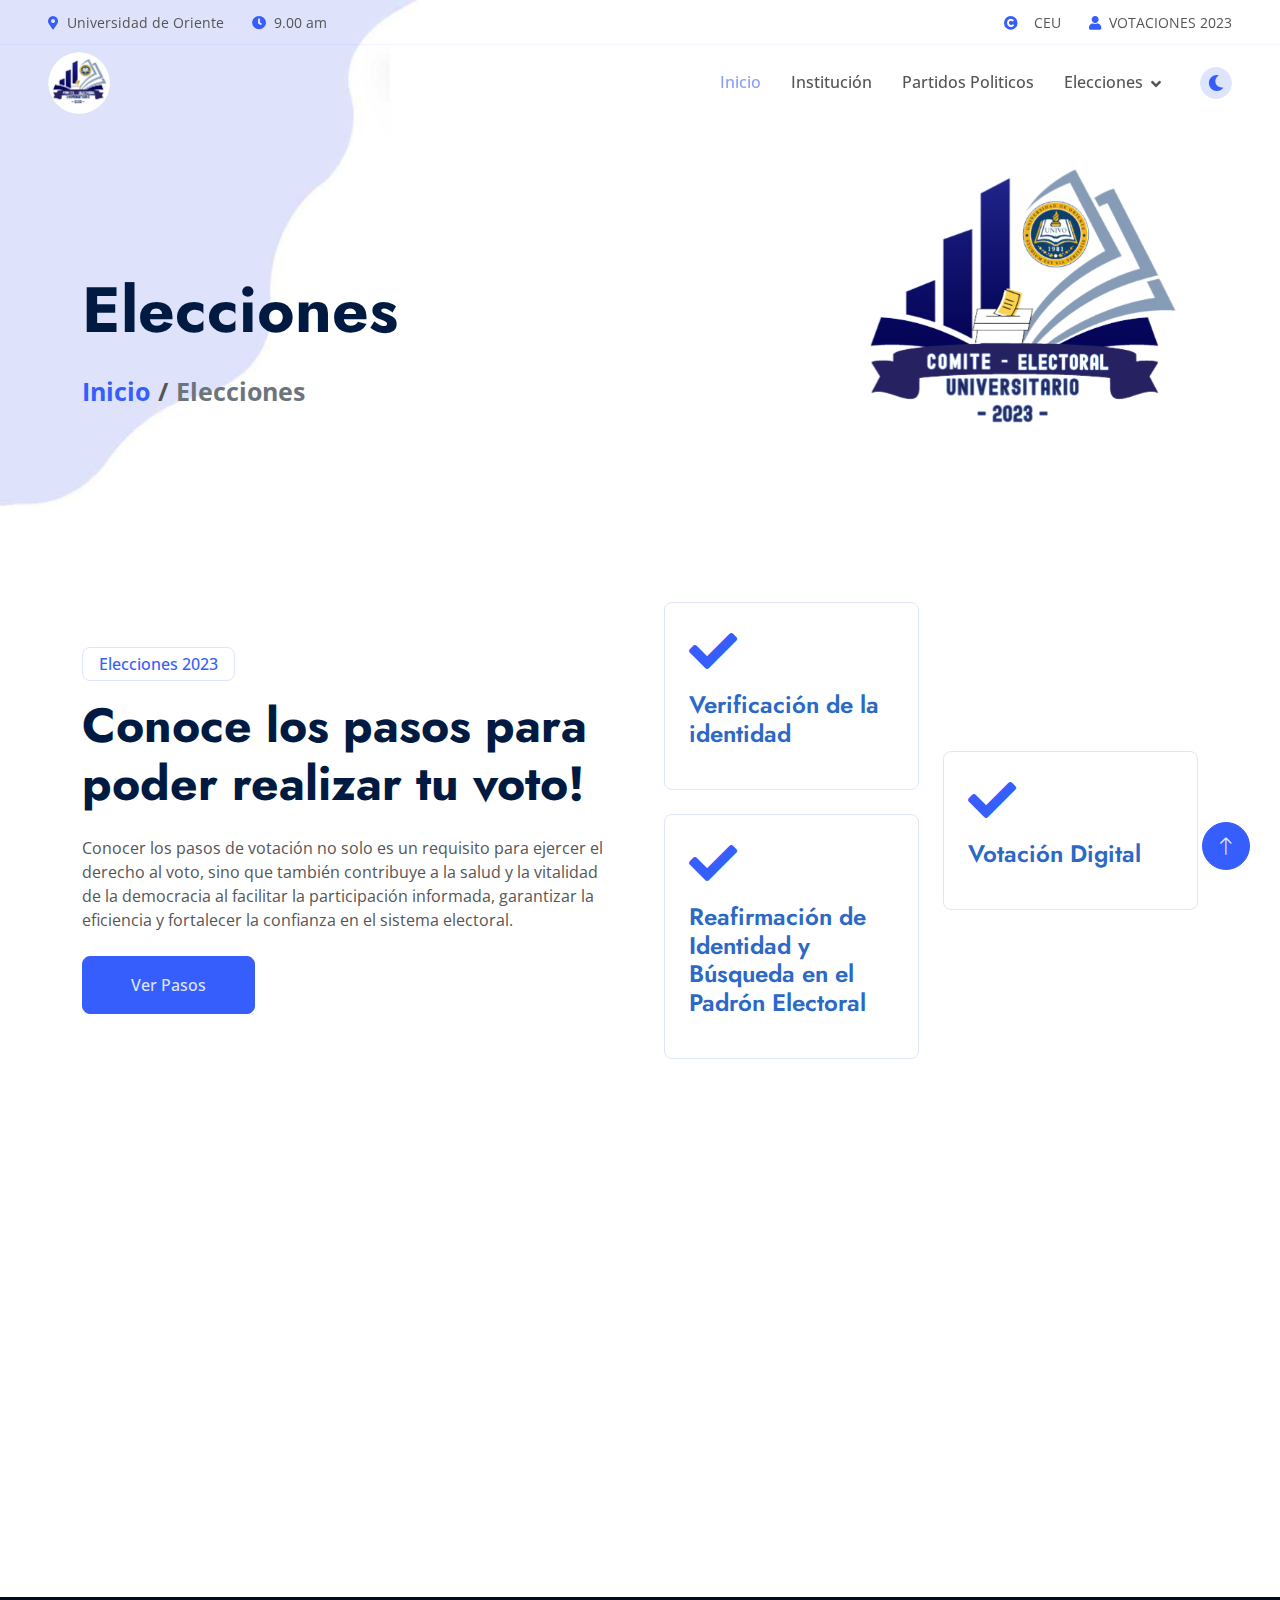
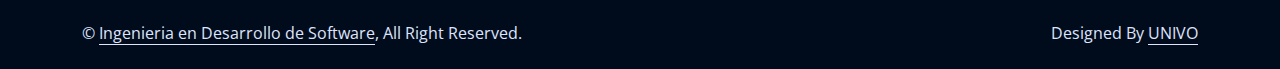
<file: elecciones.html>
<!DOCTYPE html>
<html lang="en">

<head>
    <meta charset="utf-8">
    <title>CEU</title>
    <meta content="width=device-width, initial-scale=1.0" name="viewport">
    <meta content="" name="keywords">
    <meta content="" name="description">

    <!-- Favicon -->
    <link href="img/favicon.png" rel="icon">

    <!-- Google Web Fonts -->
    <link rel="preconnect" href="https://fonts.googleapis.com">
    <link rel="preconnect" href="https://fonts.gstatic.com" crossorigin>
    <link href="https://fonts.googleapis.com/css2?family=Jost:wght@500;600;700&family=Open+Sans:wght@400;500&display=swap" rel="stylesheet">  

    <!-- Icon Font Stylesheet -->
    <link href="https://cdnjs.cloudflare.com/ajax/libs/font-awesome/5.10.0/css/all.min.css" rel="stylesheet">
    <link href="https://cdn.jsdelivr.net/npm/bootstrap-icons@1.4.1/font/bootstrap-icons.css" rel="stylesheet">

    <!-- Libraries Stylesheet -->
    <link href="lib/animate/animate.min.css" rel="stylesheet">
    <link href="lib/owlcarousel/assets/owl.carousel.min.css" rel="stylesheet">

    <!-- Customized Bootstrap Stylesheet -->
    <link href="css/bootstrap.min.css" rel="stylesheet">

    <!-- Template Stylesheet -->
    <link href="css/style.css" rel="stylesheet">
    <script src="js/dark-mode.js"></script>
</head>

<body>
    <!-- Spinner Start -->
    <div id="spinner" class="show bg-white position-fixed translate-middle w-100 vh-100 top-50 start-50 d-flex align-items-center justify-content-center">
        <div class="spinner-border text-primary" role="status" style="width: 3rem; height: 3rem;"></div>
    </div>
    <!-- Spinner End -->


    <!-- Navbar Start -->
    <div class="container-fluid fixed-top px-0 wow fadeIn" data-wow-delay="0.1s">
        <div class="top-bar row gx-0 align-items-center d-none d-lg-flex ">
            <div class="col-lg-6 px-5 text-start">
                 <small><i class="fa fa-map-marker-alt text-primary me-2"></i>Universidad de Oriente</small>
                 <small class="ms-4"><i class="fa fa-clock text-primary me-2"></i>9.00 am </small>
             </div>
             <div class="col-lg-6 px-5 text-end">
                 <small><i class="fa fa-regular fa-copyright text-primary me-2"></i> &nbsp;CEU</small>
                 <small class="ms-4"><i class="fa fa-user text-primary me-2"></i>VOTACIONES 2023</small>
             </div>
         </div>

         <nav class="navbar navbar-expand-lg navbar-light py-lg-0 px-lg-5 wow fadeIn" data-wow-delay="0.1s">
            <a href="index.html" class="navbar-brand ms-4 ms-lg-0">
                <img src="img/favicon.png" alt="" height="62px">
                <!-- <h1 class="display-5 text-primary m-0">CEU</h1> -->
            </a>
            <button type="button" class="navbar-toggler me-4" data-bs-toggle="collapse" data-bs-target="#navbarCollapse">
                <span class="navbar-toggler-icon"></span>
            </button>
            <div class="collapse navbar-collapse" id="navbarCollapse">
                <div class="navbar-nav ms-auto p-4 p-lg-0">
                    <a href="index.html" class="nav-item nav-link active">Inicio</a>
                    <a href="about.html" class="nav-item nav-link">Institución</a>
                    <a href="partidosPoliticos.html" class="nav-item nav-link">Partidos Politicos</a>
                    <div class="nav-item dropdown">
                        <a href="elecciones.html" class="nav-link dropdown-toggle">Elecciones</a>
                        <div class="dropdown-menu border-light m-0">
                            <a href="pasosvotacion.html" class="dropdown-item">Pasos para Votar</a>
                            <a href="estadisticas.html" class="dropdown-item">Estadisticas</a>
                        </div>
                    </div>
                </div>
                <div class="d-none d-lg-flex ms-2">
                    <button class="btn btn-light btn-sm-square rounded-circle ms-3" id="dark-mode-toggle" >
                        <i class="fas fa-moon text-primary"></i>
                    </button>
                      
                </div>
            </div>
        </nav>
    </div>
    <!-- Navbar End -->


    <!-- Page Header Start -->
    <div class="container-fluid page-header mb-5 wow fadeIn" data-wow-delay="0.1s">
        <div class="container">
            <h1 class="display-3 mb-4 animated slideInDown">Elecciones</h1>
            <nav aria-label="breadcrumb animated slideInDown">
                <ol class="breadcrumb mb-0">
                    <li class="breadcrumb-item"><a href="#">Inicio</a></li>
                    <li class="breadcrumb-item active" aria-current="page">Elecciones</li>
                </ol>
            </nav>
        </div>
    </div>
    <!-- Page Header End -->


    <!-- Features Start -->
    <div class="container-xxl feature py-5">
        <div class="container">
            <div class="row g-5 align-items-center">
                <div class="col-lg-6 wow fadeInUp" data-wow-delay="0.1s">
                    <p class="d-inline-block border rounded text-primary fw-semi-bold py-1 px-3">Elecciones 2023</p>
                    <h1 class="display-5 mb-4">Conoce los pasos para poder realizar tu voto!</h1>
                    <p class="mb-4">Conocer los pasos de votación no solo es un requisito para ejercer el derecho al voto, sino que también contribuye a la salud y la vitalidad de la democracia al facilitar la participación informada, garantizar la eficiencia y fortalecer la confianza en el sistema electoral.</p>
                    <a class="btn btn-primary py-3 px-5" href="pasosvotacion.html">Ver Pasos</a>
                </div>
                <div class="col-lg-6">
                    <div class="row g-4 align-items-center">
                        <div class="col-md-6">
                            <div class="row g-4">
                                <div class="col-12 wow fadeIn" data-wow-delay="0.3s">
                                    <div class="feature-box border rounded p-4">
                                        <i class="fa fa-check fa-3x text-primary mb-3"></i>
                                        <h4 class="mb-3">Verificación de la identidad</h4>
                                        
                                    </div>
                                </div>
                                <div class="col-12 wow fadeIn" data-wow-delay="0.5s">
                                    <div class="feature-box border rounded p-4">
                                        <i class="fa fa-check fa-3x text-primary mb-3"></i>
                                        <h4 class="mb-3">Reafirmación de Identidad y
                                            Búsqueda en el Padrón Electoral</h4>
                                        
                                    </div>
                                </div>
                            </div>
                        </div>
                        <div class="col-md-6 wow fadeIn" data-wow-delay="0.7s">
                            <div class="feature-box border rounded p-4">
                                <i class="fa fa-check fa-3x text-primary mb-3"></i>
                                <h4 class="mb-3">Votación Digital</h4>
                                
                            </div>
                        </div>
                    </div>
                </div>
            </div>
        </div>
    </div>
    <!-- Features End -->
        

       <!-- Footer Start -->
       <div class="container-fluid bg-dark text-light footer mt-5 py-5 wow fadeIn" data-wow-delay="0.1s">
        <div class="container py-5">
            <div class="row g-5">
                <div class="col-lg-3 col-md-6">
                    <img src="img/favicon.png" alt="" width="200px">
            
                </div>
                <div class="col-lg-3 col-md-6">
                    <h4 class="text-white mb-4">Menu</h4>
                    <a class="btn btn-link" href="index.html">Inicio</a>
                    <a class="btn btn-link" href="about.html">Institución</a>
                    <a class="btn btn-link" href="partidosPoliticos.html">Partidos Politicos</a>
                    <a class="btn btn-link" href="elecciones.html">Elecciones</a>
                </div>
                <div class="col-lg-3 col-md-6">
                    <h4 class="text-white mb-4">Acceso Directo</h4>
                    <a class="btn btn-link" href="pasosvotacion.html">Pasos De Votación</a>
                    <a class="btn btn-link" href="estadisticas.html">Estadisticas</a>
                </div>
                <div class="col-lg-3 col-md-6">
                    <h4 class="text-white mb-4">DESCARGA NUESTRA APP</h4>
                    <p>Descarga nuestra app movil para mantenerte informado de las elecciones presidenciales 2023</p>
                    <div class="position-relative w-100">
                        <a href="https://drive.google.com/file/d/1P1wbzs48DfSyfXaXdld7Kzodi6Mj0Pny/view?usp=drive_link" target="_blank" type="button" class="btn btn-primary py-2 bg-white border-0 w-100 py-3 ps-4 pe-5 text-dark">Descargar Aqui</a>
                    </div>
                </div>
            </div>
        </div>
    </div>
    <!-- Footer End -->

    <!-- Copyright Start -->
    <div class="container-fluid copyright py-4">
        <div class="container">
            <div class="row">
                <div class="col-md-6 text-center text-md-start mb-3 mb-md-0">
                    &copy; <a class="border-bottom" href="#">Ingenieria en Desarrollo de Software</a>, All Right Reserved.
                </div>
                <div class="col-md-6 text-center text-md-end">
                    <!--/*** This template is free as long as you keep the footer author’s credit link/attribution link/backlink. If you'd like to use the template without the footer author’s credit link/attribution link/backlink, you can purchase the Credit Removal License from "https://htmlcodex.com/credit-removal". Thank you for your support. ***/-->
                    Designed By <a class="border-bottom" href="#">UNIVO</a>
                </div>
            </div>
        </div>
    </div>
    <!-- Copyright End -->


    <!-- Back to Top -->
    <a href="#" class="btn btn-lg btn-primary btn-lg-square rounded-circle back-to-top"><i class="bi bi-arrow-up"></i></a>


    <!-- JavaScript Libraries -->
    <script src="https://code.jquery.com/jquery-3.4.1.min.js"></script>
    <script src="https://cdn.jsdelivr.net/npm/bootstrap@5.0.0/dist/js/bootstrap.bundle.min.js"></script>
    <script src="lib/wow/wow.min.js"></script>
    <script src="lib/easing/easing.min.js"></script>
    <script src="lib/waypoints/waypoints.min.js"></script>
    <script src="lib/owlcarousel/owl.carousel.min.js"></script>
    <script src="lib/counterup/counterup.min.js"></script>

    <!-- Template Javascript -->
    <script src="js/main.js"></script>
</body>

</html>
</file>
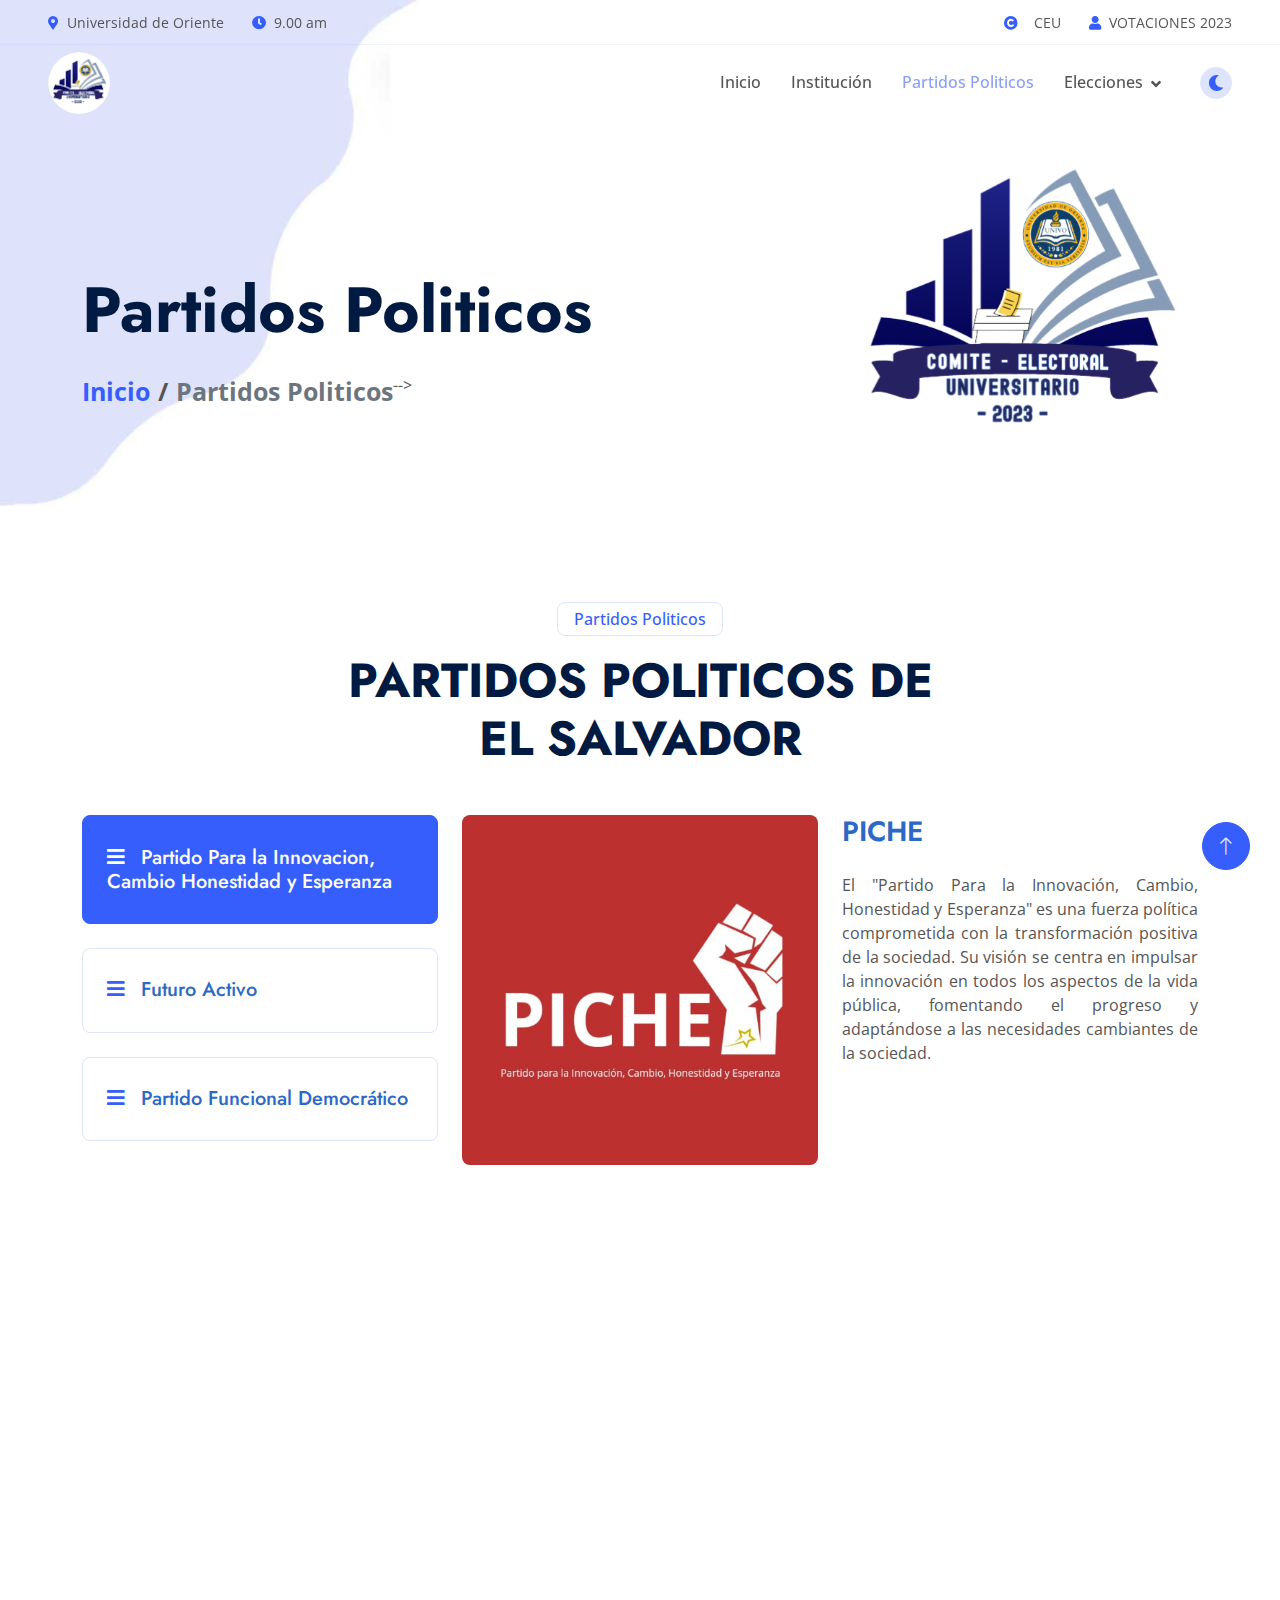
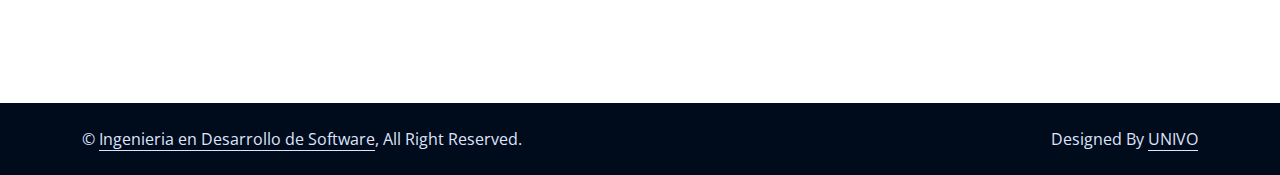
<file: partidosPoliticos.html>
<!DOCTYPE html>
<html lang="en">

<head>
    <meta charset="utf-8">
    <title>CEU</title>
    <meta content="width=device-width, initial-scale=1.0" name="viewport">
    <meta content="" name="keywords">
    <meta content="" name="description">

    <!-- Favicon -->
    <link href="img/favicon.png" rel="icon">

    <!-- Google Web Fonts -->
    <link rel="preconnect" href="https://fonts.googleapis.com">
    <link rel="preconnect" href="https://fonts.gstatic.com" crossorigin>
    <link href="https://fonts.googleapis.com/css2?family=Jost:wght@500;600;700&family=Open+Sans:wght@400;500&display=swap" rel="stylesheet">  

    <!-- Icon Font Stylesheet -->
    <link href="https://cdnjs.cloudflare.com/ajax/libs/font-awesome/5.10.0/css/all.min.css" rel="stylesheet">
    <link href="https://cdn.jsdelivr.net/npm/bootstrap-icons@1.4.1/font/bootstrap-icons.css" rel="stylesheet">

    <!-- Libraries Stylesheet -->
    <link href="lib/animate/animate.min.css" rel="stylesheet">
    <link href="lib/owlcarousel/assets/owl.carousel.min.css" rel="stylesheet">

    <!-- Customized Bootstrap Stylesheet -->
    <link href="css/bootstrap.min.css" rel="stylesheet">

    <!-- Template Stylesheet -->
    <link href="css/style.css" rel="stylesheet">
    <script src="js/dark-mode.js"></script>
</head>

<body>
    <!-- Spinner Start -->
    <div id="spinner" class="show bg-white position-fixed translate-middle w-100 vh-100 top-50 start-50 d-flex align-items-center justify-content-center">
        <div class="spinner-border text-primary" role="status" style="width: 3rem; height: 3rem;"></div>
    </div>
    <!-- Spinner End -->


    <!-- Navbar Start -->
    <div class="container-fluid fixed-top px-0 wow fadeIn" data-wow-delay="0.1s">
        <div class="top-bar row gx-0 align-items-center d-none d-lg-flex ">
            <div class="col-lg-6 px-5 text-start">
                 <small><i class="fa fa-map-marker-alt text-primary me-2"></i>Universidad de Oriente</small>
                 <small class="ms-4"><i class="fa fa-clock text-primary me-2"></i>9.00 am </small>
             </div>
             <div class="col-lg-6 px-5 text-end">
                 <small><i class="fa fa-regular fa-copyright text-primary me-2"></i> &nbsp;CEU</small>
                 <small class="ms-4"><i class="fa fa-user text-primary me-2"></i>VOTACIONES 2023</small>
             </div>
         </div>
 

        <nav class="navbar navbar-expand-lg navbar-light py-lg-0 px-lg-5 wow fadeIn" data-wow-delay="0.1s">
            <a href="index.html" class="navbar-brand ms-4 ms-lg-0">
                <img src="img/favicon.png" alt="" height="62px">
            </a>
            <button type="button" class="navbar-toggler me-4" data-bs-toggle="collapse" data-bs-target="#navbarCollapse">
                <span class="navbar-toggler-icon"></span>
            </button>
            <div class="collapse navbar-collapse" id="navbarCollapse">
                <div class="navbar-nav ms-auto p-4 p-lg-0">
                    <a href="index.html" class="nav-item nav-link">Inicio</a>
                    <a href="about.html" class="nav-item nav-link">Institución</a>
                    <a href="partidosPoliticos.html" class="nav-item nav-link active">Partidos Politicos</a>
                    <div class="nav-item dropdown">
                        <a href="elecciones.html" class="nav-link dropdown-toggle">Elecciones</a>
                        <div class="dropdown-menu border-light m-0">
                            <a href="pasosvotacion.html" class="dropdown-item">Pasos para Votar</a>
                            <a href="estadisticas.html" class="dropdown-item">Estadisticas</a>
                        </div>
                    </div>
                    
                </div>
                <div class="d-none d-lg-flex ms-2">
                    
                    <button class="btn btn-light btn-sm-square rounded-circle ms-3" id="dark-mode-toggle" >
                        <i class="fas fa-moon text-primary"></i>
                    </button>
                </div>
            </div>
        </nav>
    </div>
    <!-- Navbar End -->


    <!-- Page Header Start -->
    <div class="container-fluid page-header mb-5 wow fadeIn" data-wow-delay="0.1s">
        <div class="container">
            <h1 class="display-3 mb-4 animated slideInDown">Partidos Politicos</h1>
            <nav aria-label="breadcrumb animated slideInDown">
                <ol class="breadcrumb mb-0">
                    <li class="breadcrumb-item"><a href="#">Inicio</a></li>
                    <li class="breadcrumb-item active" aria-current="page">Partidos Politicos</li> -->
                </ol>
            </nav>
        </div>
    </div>
    <!-- Page Header End -->


    <!-- partidosPoliticos Start -->
    <div class="container-xxl partidosPoliticos py-5">
        <div class="container">
            <div class="text-center mx-auto wow fadeInUp" data-wow-delay="0.1s" style="max-width: 600px;">
                <p class="d-inline-block border rounded text-primary fw-semi-bold py-1 px-3">Partidos Politicos</p>
                <h1 class="display-5 mb-5">PARTIDOS POLITICOS DE EL SALVADOR</h1>
            </div>
            <div class="row g-4 wow fadeInUp" data-wow-delay="0.3s">
                <div class="col-lg-4">
                    <div class="nav nav-pills d-flex justify-content-between w-100 h-100 me-4">
                        <button class="nav-link w-100 d-flex align-items-center text-start border p-4 mb-4 active" data-bs-toggle="pill" data-bs-target="#tab-pane-1" type="button">
                            <h5 class="m-0"><i class="fa fa-bars text-primary me-3"></i>Partido Para la Innovacion, Cambio Honestidad y Esperanza</h5>
                        </button>
                        <button class="nav-link w-100 d-flex align-items-center text-start border p-4 mb-4" data-bs-toggle="pill" data-bs-target="#tab-pane-2" type="button">
                            <h5 class="m-0"><i class="fa fa-bars text-primary me-3"></i>Futuro Activo</h5>
                        </button>
                        <button class="nav-link w-100 d-flex align-items-center text-start border p-4 mb-4" data-bs-toggle="pill" data-bs-target="#tab-pane-3" type="button">
                            <h5 class="m-0"><i class="fa fa-bars text-primary me-3"></i>Partido Funcional Democrático</h5>
                        </button>
                        
                    </div>
                </div>
                <div class="col-lg-8">
                    <div class="tab-content w-100">
                        <div class="tab-pane fade show active" id="tab-pane-1">
                            <div class="row g-4">
                                <div class="col-md-6" style="min-height: 350px;">
                                    <div class="position-relative h-100">
                                        <img class="position-absolute rounded w-100 h-100" src="img/PPiche.png"
                                            style="object-fit: cover;" alt="">
                                    </div>
                                </div>
                                <div class="col-md-6">
                                    <h3 class="mb-4">PICHE</h3>
                                    <p class="mb-4" style="text-align: justify;">El "Partido Para la Innovación, Cambio, Honestidad y Esperanza" es una fuerza política comprometida con la transformación positiva de la sociedad. Su visión se centra en impulsar la innovación en todos los aspectos de la vida pública, fomentando el progreso y adaptándose a las necesidades cambiantes de la sociedad.</p>
                                    
                                    <!-- <a href="" class="btn btn-primary py-3 px-5 mt-3">Ver Candidatos</a>  -->
                                </div>
                            </div>
                        </div>
                        <div class="tab-pane fade" id="tab-pane-2">
                            <div class="row g-4">
                                <div class="col-md-6" style="min-height: 350px;">
                                    <div class="position-relative h-100">
                                        <img class="position-absolute rounded w-100 h-100" src="img/FuturoA.png"
                                            style="object-fit: cover;" alt="">
                                    </div>
                                </div>
                                <div class="col-md-6">
                                    <h3 class="mb-4">Futuro Activo</h3>
                                    <p class="mb-4" style="text-align: justify;">El "Partido Futuro Activo" se posiciona como un agente de cambio dinámico y progresista, comprometido con la construcción de un futuro vibrante y en constante evolución. Con una visión orientada hacia adelante, este partido busca impulsar políticas innovadoras que catalicen el progreso en todas las áreas de la sociedad.</p>
                                    
                                    <!-- <a href="" class="btn btn-primary py-3 px-5 mt-3">Ver Candidatos</a> -->
                                </div>
                            </div>
                        </div>
                        <div class="tab-pane fade" id="tab-pane-3">
                            <div class="row g-4">
                                <div class="col-md-6" style="min-height: 350px;">
                                    <div class="position-relative h-100">
                                        <img class="position-absolute rounded w-100 h-100" src="img/democratico.png"
                                            style="object-fit: cover;" alt="">
                                    </div>
                                </div>
                                <div class="col-md-6">
                                    <h3 class="mb-4">Partido Funcional Democrático</h3>
                                    <p class="mb-4" style="text-align: justify;">El "Partido Funcional Democrático" se erige como una fuerza política comprometida con la eficiencia y la funcionalidad dentro del marco de los principios democráticos. Este partido busca ofrecer soluciones pragmáticas y efectivas para los desafíos contemporáneos, priorizando la optimización de los procesos gubernamentales y la atención a las necesidades concretas de la sociedad.</p>
                                    
                                    <!-- <a href="" class="btn btn-primary py-3 px-5 mt-3">Ver Candidatos</a>-->
                                </div> 
                            </div>
                        </div>
                       
                    </div>
                </div>
            </div>
        </div>
    </div>
    <!-- partidosPoliticos End -->

    <!-- Footer Start -->
    <div class="container-fluid bg-dark text-light footer mt-5 py-5 wow fadeIn" data-wow-delay="0.1s">
        <div class="container py-5">
            <div class="row g-5">
                <div class="col-lg-3 col-md-6">
                    <img src="img/favicon.png" alt="" width="200px">
                   
                </div>
                <div class="col-lg-3 col-md-6">
                    <h4 class="text-white mb-4">Menu</h4>
                    <a class="btn btn-link" href="">Inicio</a>
                    <a class="btn btn-link" href="">Institución</a>
                    <a class="btn btn-link" href="">Partidos Politicos</a>
                    <a class="btn btn-link" href="">Elecciones</a>
                </div>
                <div class="col-lg-3 col-md-6">
                    <h4 class="text-white mb-4">Menu</h4>
                    <a class="btn btn-link" href="">Inicio</a>
                    <a class="btn btn-link" href="">Institución</a>
                    <a class="btn btn-link" href="">Partidos Politicos</a>
                    <a class="btn btn-link" href="">Elecciones</a>
                </div>
                <div class="col-lg-3 col-md-6">
                    <h4 class="text-white mb-4">DESCARGA NUESTRA APP</h4>
                    <p>Descarga nuestra app movil para mantenerte informado de las elecciones presidenciales 2023</p>
                    <div class="position-relative w-100">
                        <a href="https://drive.google.com/file/d/1P1wbzs48DfSyfXaXdld7Kzodi6Mj0Pny/view?usp=drive_link" target="_blank" type="button" class="btn btn-primary py-2 bg-white border-0 w-100 py-3 ps-4 pe-5 text-dark">Descargar Aqui</a>
                    </div>
                </div>
                
            </div>
        </div>
    </div>
    <!-- Footer End -->


    <!-- Copyright Start -->
    <div class="container-fluid copyright py-4">
        <div class="container">
            <div class="row">
                <div class="col-md-6 text-center text-md-start mb-3 mb-md-0">
                    &copy; <a class="border-bottom" href="#">Ingenieria en Desarrollo de Software</a>, All Right Reserved.
                </div>
                <div class="col-md-6 text-center text-md-end">
                    <!--/*** This template is free as long as you keep the footer author’s credit link/attribution link/backlink. If you'd like to use the template without the footer author’s credit link/attribution link/backlink, you can purchase the Credit Removal License from "https://htmlcodex.com/credit-removal". Thank you for your support. ***/-->
                    Designed By <a class="border-bottom" href="#">UNIVO</a>
                </div>
            </div>
        </div>
    </div>
    <!-- Copyright End -->


    <!-- Back to Top -->
    <a href="#" class="btn btn-lg btn-primary btn-lg-square rounded-circle back-to-top"><i class="bi bi-arrow-up"></i></a>


    <!-- JavaScript Libraries -->
    <script src="https://code.jquery.com/jquery-3.4.1.min.js"></script>
    <script src="https://cdn.jsdelivr.net/npm/bootstrap@5.0.0/dist/js/bootstrap.bundle.min.js"></script>
    <script src="lib/wow/wow.min.js"></script>
    <script src="lib/easing/easing.min.js"></script>
    <script src="lib/waypoints/waypoints.min.js"></script>
    <script src="lib/owlcarousel/owl.carousel.min.js"></script>
    <script src="lib/counterup/counterup.min.js"></script>

    <!-- Template Javascript -->
    <script src="js/main.js"></script>
</body>

</html>
</file>
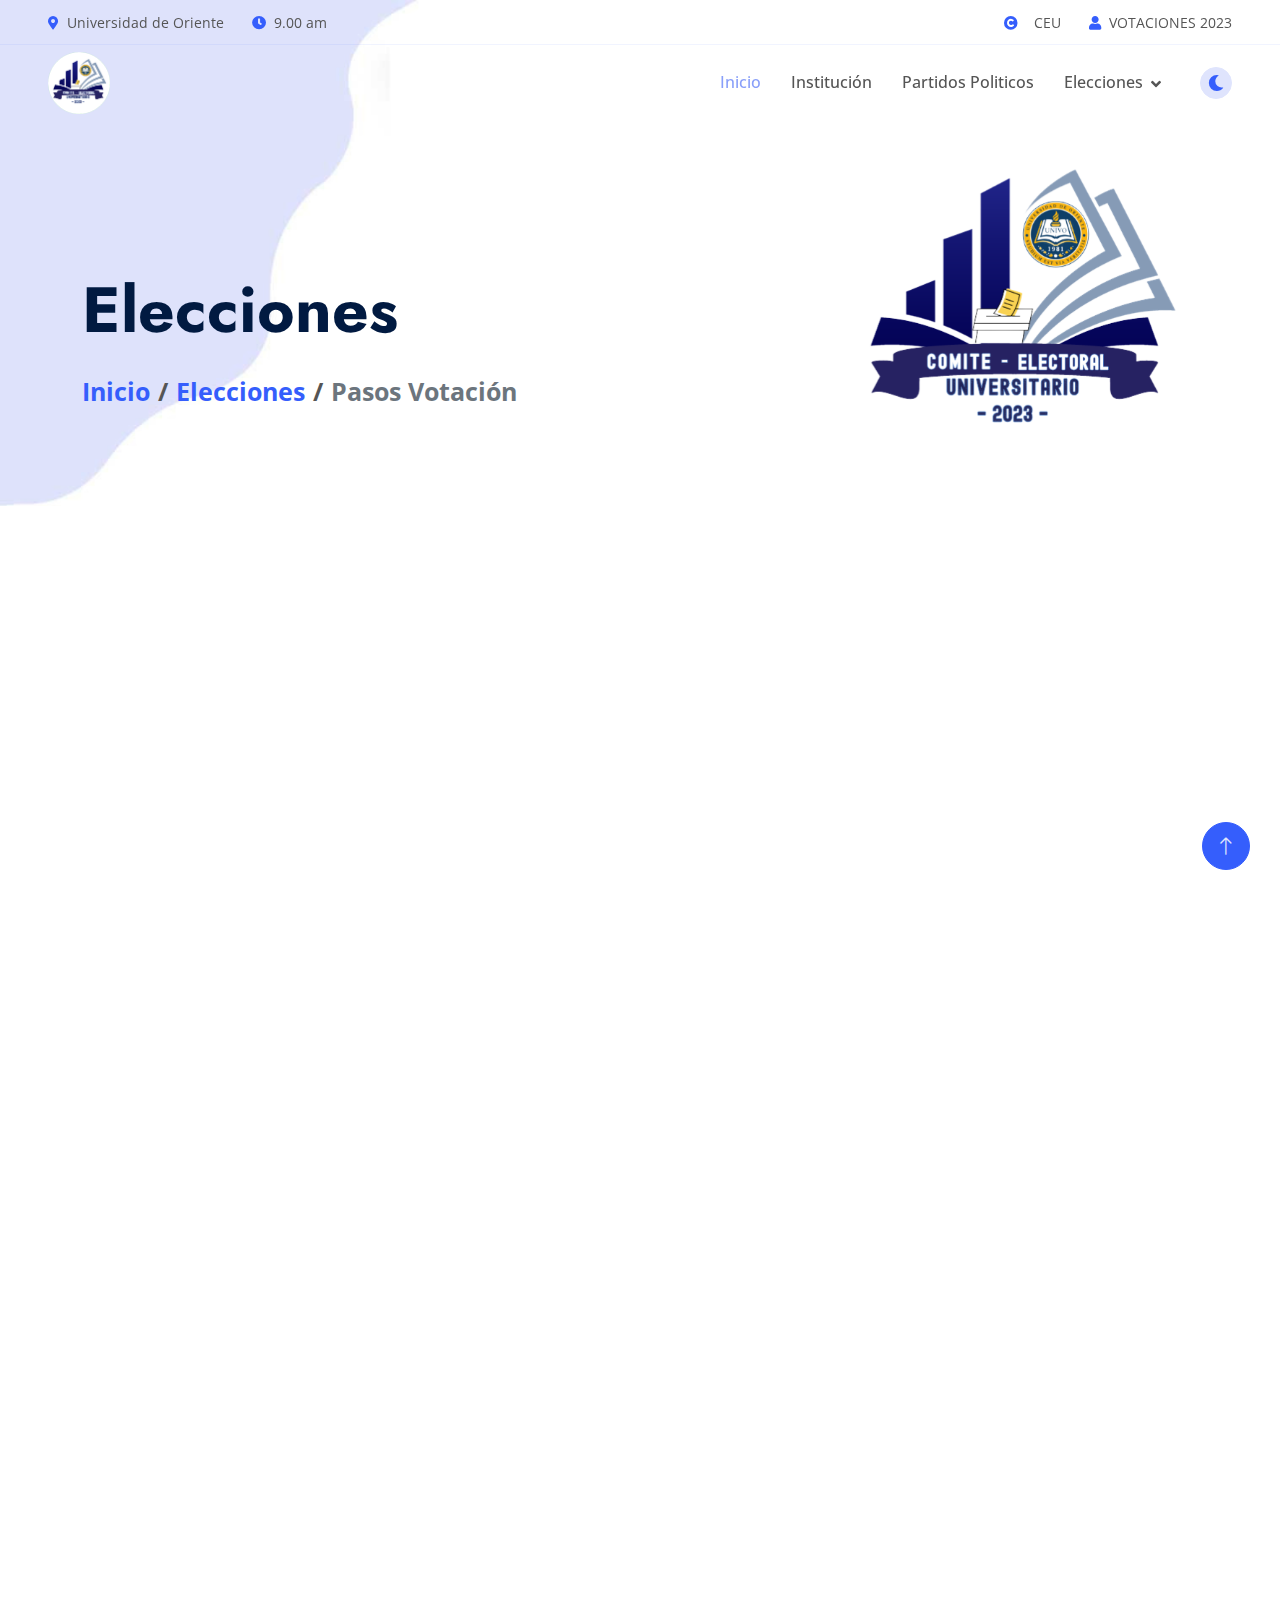
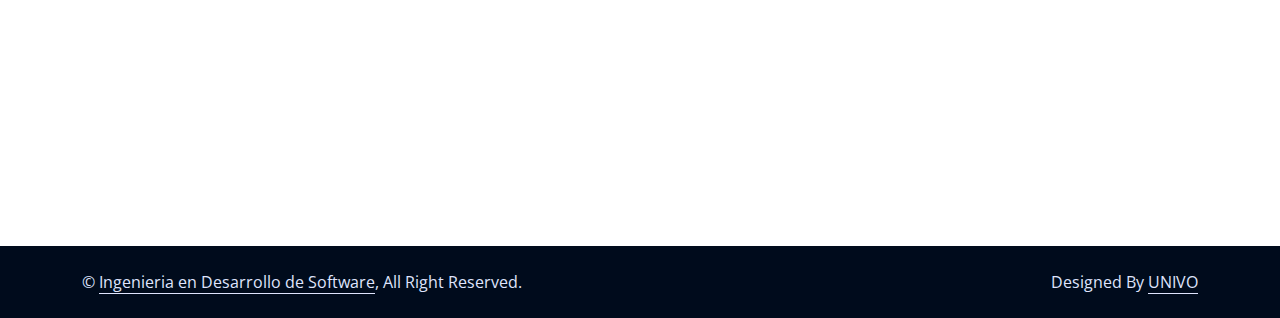
<file: pasosvotacion.html>
<!DOCTYPE html>
<html lang="en">

<head>
    <meta charset="utf-8">
    <title>CEU</title>
    <meta content="width=device-width, initial-scale=1.0" name="viewport">
    <meta content="" name="keywords">
    <meta content="" name="description">

    <!-- Favicon -->
    <link href="img/favicon.png" rel="icon">

    <!-- Google Web Fonts -->
    <link rel="preconnect" href="https://fonts.googleapis.com">
    <link rel="preconnect" href="https://fonts.gstatic.com" crossorigin>
    <link href="https://fonts.googleapis.com/css2?family=Jost:wght@500;600;700&family=Open+Sans:wght@400;500&display=swap" rel="stylesheet">  

    <!-- Icon Font Stylesheet -->
    <link href="https://cdnjs.cloudflare.com/ajax/libs/font-awesome/5.10.0/css/all.min.css" rel="stylesheet">
    <link href="https://cdn.jsdelivr.net/npm/bootstrap-icons@1.4.1/font/bootstrap-icons.css" rel="stylesheet">

    <!-- Libraries Stylesheet -->
    <link href="lib/animate/animate.min.css" rel="stylesheet">
    <link href="lib/owlcarousel/assets/owl.carousel.min.css" rel="stylesheet">

    <!-- Customized Bootstrap Stylesheet -->
    <link href="css/bootstrap.min.css" rel="stylesheet">

    <!-- Template Stylesheet -->
    <link href="css/style.css" rel="stylesheet">
    <script src="js/dark-mode.js"></script>
</head>

<body>
    <!-- Spinner Start -->
    <div id="spinner" class="show bg-white position-fixed translate-middle w-100 vh-100 top-50 start-50 d-flex align-items-center justify-content-center">
        <div class="spinner-border text-primary" role="status" style="width: 3rem; height: 3rem;"></div>
    </div>
    <!-- Spinner End -->


    <!-- Navbar Start -->
    <div class="container-fluid fixed-top px-0 wow fadeIn" data-wow-delay="0.1s">
        <div class="top-bar row gx-0 align-items-center d-none d-lg-flex ">
            <div class="col-lg-6 px-5 text-start">
                 <small><i class="fa fa-map-marker-alt text-primary me-2"></i>Universidad de Oriente</small>
                 <small class="ms-4"><i class="fa fa-clock text-primary me-2"></i>9.00 am </small>
             </div>
             <div class="col-lg-6 px-5 text-end">
                 <small><i class="fa fa-regular fa-copyright text-primary me-2"></i> &nbsp;CEU</small>
                 <small class="ms-4"><i class="fa fa-user text-primary me-2"></i>VOTACIONES 2023</small>
             </div>
         </div>

         <nav class="navbar navbar-expand-lg navbar-light py-lg-0 px-lg-5 wow fadeIn" data-wow-delay="0.1s">
            <a href="index.html" class="navbar-brand ms-4 ms-lg-0">
                <img src="img/favicon.png" alt="" height="62px">
                <!-- <h1 class="display-5 text-primary m-0">CEU</h1> -->
            </a>
            <button type="button" class="navbar-toggler me-4" data-bs-toggle="collapse" data-bs-target="#navbarCollapse">
                <span class="navbar-toggler-icon"></span>
            </button>
            <div class="collapse navbar-collapse" id="navbarCollapse">
                <div class="navbar-nav ms-auto p-4 p-lg-0">
                    <a href="index.html" class="nav-item nav-link active">Inicio</a>
                    <a href="about.html" class="nav-item nav-link">Institución</a>
                    <a href="partidosPoliticos.html" class="nav-item nav-link">Partidos Politicos</a>
                    <div class="nav-item dropdown">
                        <a href="elecciones.html" class="nav-link dropdown-toggle">Elecciones</a>
                        <div class="dropdown-menu border-light m-0">
                            <a href="pasosvotacion.html" class="dropdown-item">Pasos para Votar</a>
                            <a href="estadisticas.html" class="dropdown-item">Estadisticas</a>
                        </div>
                    </div>
                  
                </div>
                <div class="d-none d-lg-flex ms-2">
                    <button class="btn btn-light btn-sm-square rounded-circle ms-3" id="dark-mode-toggle" >
                        <i class="fas fa-moon text-primary"></i>
                    </button>
                      
                </div>
            </div>
        </nav>
    </div>
    <!-- Navbar End -->


    <!-- Page Header Start -->
    <div class="container-fluid page-header mb-5 wow fadeIn" data-wow-delay="0.1s">
        <div class="container">
            <h1 class="display-3 mb-4 animated slideInDown">Elecciones</h1>
            <nav aria-label="breadcrumb animated slideInDown">
                <ol class="breadcrumb mb-0">
                    <li class="breadcrumb-item"><a href="#">Inicio</a></li>
                    <li class="breadcrumb-item" aria-current="page"><a href="#">Elecciones</a></li>
                    <li class="breadcrumb-item active" aria-current="page">Pasos Votación</li>
                </ol>
            </nav>
        </div>
    </div>
    <!-- Page Header End -->


    <!-- Features Start -->
    <div class="container-xxl feature py-5">
        <div class="responsive-container">
            <iframe class="responsive-iframe" src="https://drive.google.com/file/d/1qW4klnZEaNfio4oIgQFwpUs0Ay40LGqj/preview" frameborder="0" allowfullscreen></iframe>
        </div>
    </div>
    <!-- Features End -->
        

       <!-- Footer Start -->
       <div class="container-fluid bg-dark text-light footer mt-5 py-5 wow fadeIn" data-wow-delay="0.1s">
        <div class="container py-5">
            <div class="row g-5">
                <div class="col-lg-3 col-md-6">
                    <img src="img/favicon.png" alt="" width="200px">
                  
                </div>
                <div class="col-lg-3 col-md-6">
                    <h4 class="text-white mb-4">Menu</h4>
                    <a class="btn btn-link" href="index.html">Inicio</a>
                    <a class="btn btn-link" href="about.html">Institución</a>
                    <a class="btn btn-link" href="partidosPoliticos.html">Partidos Politicos</a>
                    <a class="btn btn-link" href="elecciones.html">Elecciones</a>
                </div>
                <div class="col-lg-3 col-md-6">
                    <h4 class="text-white mb-4">Acceso Directo</h4>
                    <a class="btn btn-link" href="pasosvotacion.html">Pasos De Votación</a>
                    <a class="btn btn-link" href="estadisticas.html">Estadisticas</a>
                </div>
                <div class="col-lg-3 col-md-6">
                    <h4 class="text-white mb-4">DESCARGA NUESTRA APP</h4>
                    <p>Descarga nuestra app movil para mantenerte informado de las elecciones presidenciales 2023</p>
                    <div class="position-relative w-100">
                        <a href="https://drive.google.com/file/d/1P1wbzs48DfSyfXaXdld7Kzodi6Mj0Pny/view?usp=drive_link" target="_blank" type="button" class="btn btn-primary py-2 bg-white border-0 w-100 py-3 ps-4 pe-5 text-dark">Descargar Aqui</a>
                    </div>
                </div>
            </div>
        </div>
    </div>
    <!-- Footer End -->


    <!-- Copyright Start -->
    <div class="container-fluid copyright py-4">
        <div class="container">
            <div class="row">
                <div class="col-md-6 text-center text-md-start mb-3 mb-md-0">
                    &copy; <a class="border-bottom" href="#">Ingenieria en Desarrollo de Software</a>, All Right Reserved.
                </div>
                <div class="col-md-6 text-center text-md-end">
                    <!--/*** This template is free as long as you keep the footer author’s credit link/attribution link/backlink. If you'd like to use the template without the footer author’s credit link/attribution link/backlink, you can purchase the Credit Removal License from "https://htmlcodex.com/credit-removal". Thank you for your support. ***/-->
                    Designed By <a class="border-bottom" href="#">UNIVO</a>
                </div>
            </div>
        </div>
    </div>
    <!-- Copyright End -->

    <!-- Back to Top -->
    <a href="#" class="btn btn-lg btn-primary btn-lg-square rounded-circle back-to-top"><i class="bi bi-arrow-up"></i></a>


    <!-- JavaScript Libraries -->
    <script src="https://code.jquery.com/jquery-3.4.1.min.js"></script>
    <script src="https://cdn.jsdelivr.net/npm/bootstrap@5.0.0/dist/js/bootstrap.bundle.min.js"></script>
    <script src="lib/wow/wow.min.js"></script>
    <script src="lib/easing/easing.min.js"></script>
    <script src="lib/waypoints/waypoints.min.js"></script>
    <script src="lib/owlcarousel/owl.carousel.min.js"></script>
    <script src="lib/counterup/counterup.min.js"></script>

    <!-- Template Javascript -->
    <script src="js/main.js"></script>
</body>

</html>
</file>
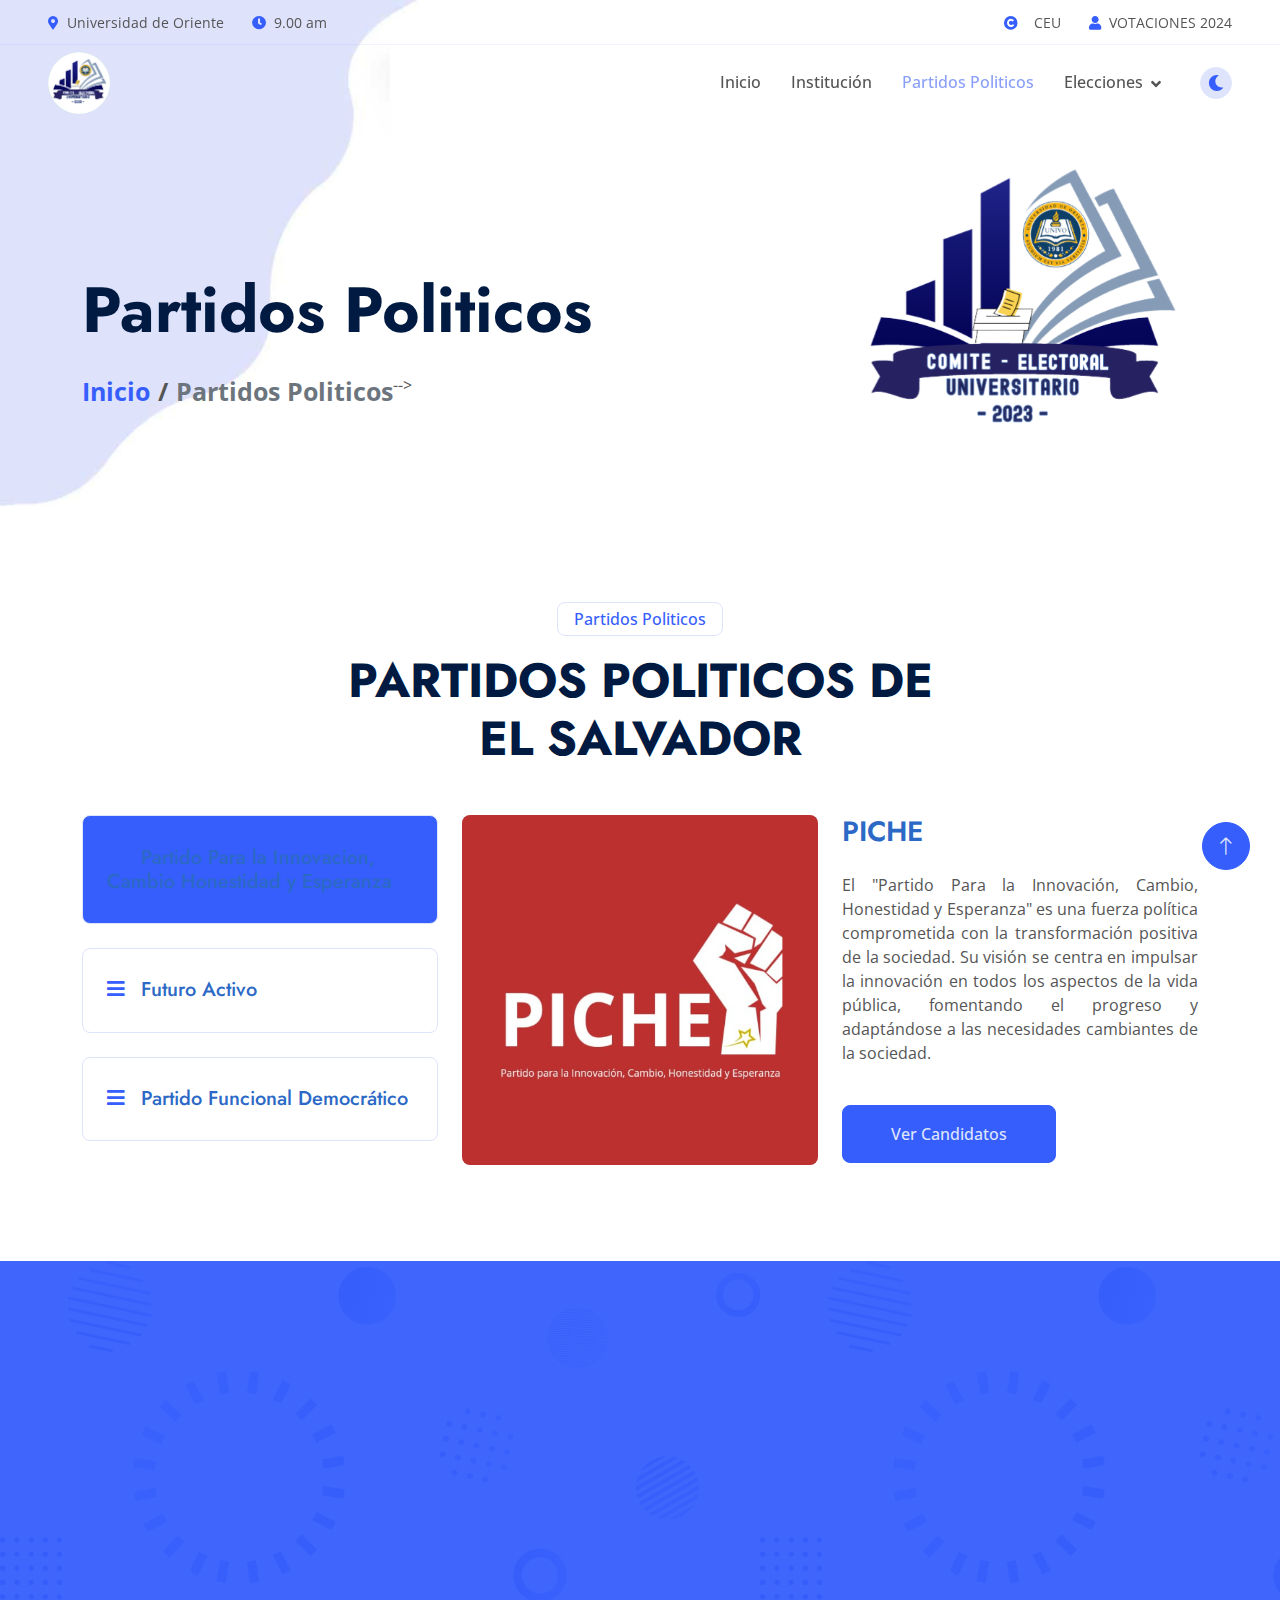
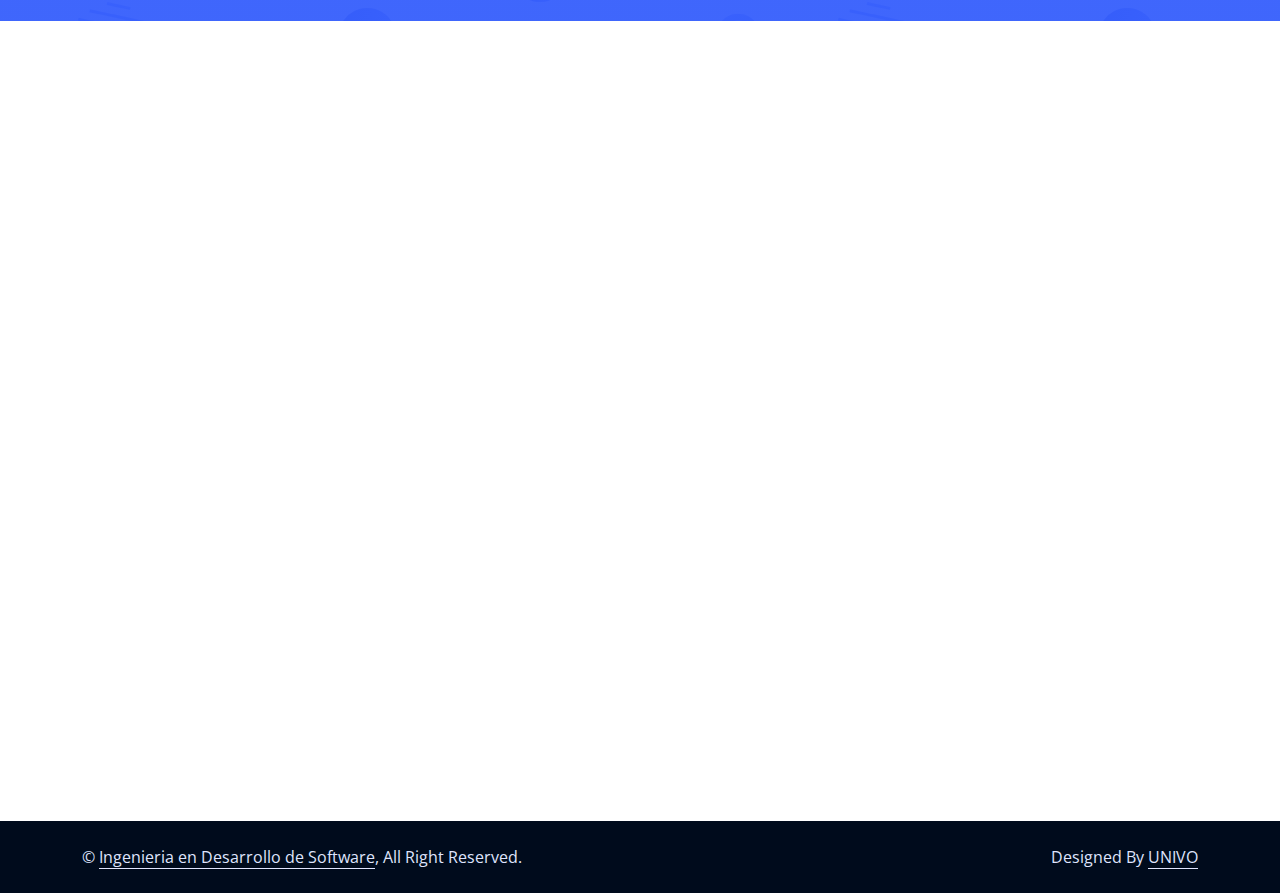
<file: service.html>
<!DOCTYPE html>
<html lang="en">

<head>
    <meta charset="utf-8">
    <title>CEU</title>
    <meta content="width=device-width, initial-scale=1.0" name="viewport">
    <meta content="" name="keywords">
    <meta content="" name="description">

    <!-- Favicon -->
    <link href="img/favicon.png" rel="icon">

    <!-- Google Web Fonts -->
    <link rel="preconnect" href="https://fonts.googleapis.com">
    <link rel="preconnect" href="https://fonts.gstatic.com" crossorigin>
    <link href="https://fonts.googleapis.com/css2?family=Jost:wght@500;600;700&family=Open+Sans:wght@400;500&display=swap" rel="stylesheet">  

    <!-- Icon Font Stylesheet -->
    <link href="https://cdnjs.cloudflare.com/ajax/libs/font-awesome/5.10.0/css/all.min.css" rel="stylesheet">
    <link href="https://cdn.jsdelivr.net/npm/bootstrap-icons@1.4.1/font/bootstrap-icons.css" rel="stylesheet">

    <!-- Libraries Stylesheet -->
    <link href="lib/animate/animate.min.css" rel="stylesheet">
    <link href="lib/owlcarousel/assets/owl.carousel.min.css" rel="stylesheet">

    <!-- Customized Bootstrap Stylesheet -->
    <link href="css/bootstrap.min.css" rel="stylesheet">

    <!-- Template Stylesheet -->
    <link href="css/style.css" rel="stylesheet">
    <script src="js/dark-mode.js"></script>
</head>

<body>
    <!-- Spinner Start -->
    <div id="spinner" class="show bg-white position-fixed translate-middle w-100 vh-100 top-50 start-50 d-flex align-items-center justify-content-center">
        <div class="spinner-border text-primary" role="status" style="width: 3rem; height: 3rem;"></div>
    </div>
    <!-- Spinner End -->


    <!-- Navbar Start -->
    <div class="container-fluid fixed-top px-0 wow fadeIn" data-wow-delay="0.1s">
        <div class="top-bar row gx-0 align-items-center d-none d-lg-flex ">
            <div class="col-lg-6 px-5 text-start">
                 <small><i class="fa fa-map-marker-alt text-primary me-2"></i>Universidad de Oriente</small>
                 <small class="ms-4"><i class="fa fa-clock text-primary me-2"></i>9.00 am </small>
             </div>
             <div class="col-lg-6 px-5 text-end">
                 <small><i class="fa fa-regular fa-copyright text-primary me-2"></i> &nbsp;CEU</small>
                 <small class="ms-4"><i class="fa fa-user text-primary me-2"></i>VOTACIONES 2024</small>
             </div>
         </div>
 

        <nav class="navbar navbar-expand-lg navbar-light py-lg-0 px-lg-5 wow fadeIn" data-wow-delay="0.1s">
            <a href="index.html" class="navbar-brand ms-4 ms-lg-0">
                <img src="img/favicon.png" alt="" height="62px">
            </a>
            <button type="button" class="navbar-toggler me-4" data-bs-toggle="collapse" data-bs-target="#navbarCollapse">
                <span class="navbar-toggler-icon"></span>
            </button>
            <div class="collapse navbar-collapse" id="navbarCollapse">
                <div class="navbar-nav ms-auto p-4 p-lg-0">
                    <a href="index.html" class="nav-item nav-link">Inicio</a>
                    <a href="about.html" class="nav-item nav-link">Institución</a>
                    <a href="service.html" class="nav-item nav-link active">Partidos Politicos</a>
                    <div class="nav-item dropdown">
                        <a href="elecciones.html" class="nav-link dropdown-toggle">Elecciones</a>
                        <div class="dropdown-menu border-light m-0">
                            <a href="pasosvotacion.html" class="dropdown-item">Pasos para Votar</a>
                            <a href="estadisticas.html" class="dropdown-item">Estadisticas</a>
                        </div>
                    </div>
                    <!-- <div class="nav-item dropdown">
                        <a href="#" class="nav-link dropdown-toggle" data-bs-toggle="dropdown">Pages</a>
                        <div class="dropdown-menu border-light m-0">
                            <a href="project.html" class="dropdown-item">Projects</a>
                            <a href="feature.html" class="dropdown-item">Features</a>
                            <a href="team.html" class="dropdown-item">Team Member</a>
                            <a href="testimonial.html" class="dropdown-item">Testimonial</a>
                            <a href="404.html" class="dropdown-item">404 Page</a>
                        </div>
                    </div> 
                    <a href="contact.html" class="nav-item nav-link">Contact</a>-->
                </div>
                <div class="d-none d-lg-flex ms-2">
                    <!-- <a class="btn btn-light btn-sm-square rounded-circle ms-3" href="">
                        <small class="fab fa-facebook-f text-primary"></small>
                    </a>
                    <a class="btn btn-light btn-sm-square rounded-circle ms-3" href="">
                        <small class="fab fa-twitter text-primary"></small>
                    </a>
                    <a class="btn btn-light btn-sm-square rounded-circle ms-3" href="">
                        <small class="fab fa-linkedin-in text-primary"></small>
                    </a> -->
                    <button class="btn btn-light btn-sm-square rounded-circle ms-3" id="dark-mode-toggle" >
                        <i class="fas fa-moon text-primary"></i>
                    </button>
                </div>
            </div>
        </nav>
    </div>
    <!-- Navbar End -->


    <!-- Page Header Start -->
    <div class="container-fluid page-header mb-5 wow fadeIn" data-wow-delay="0.1s">
        <div class="container">
            <h1 class="display-3 mb-4 animated slideInDown">Partidos Politicos</h1>
            <nav aria-label="breadcrumb animated slideInDown">
                <ol class="breadcrumb mb-0">
                    <li class="breadcrumb-item"><a href="#">Inicio</a></li>
                    <li class="breadcrumb-item active" aria-current="page">Partidos Politicos</li> -->
                </ol>
            </nav>
        </div>
    </div>
    <!-- Page Header End -->


    <!-- Service Start -->
    <div class="container-xxl service py-5">
        <div class="container">
            <div class="text-center mx-auto wow fadeInUp" data-wow-delay="0.1s" style="max-width: 600px;">
                <p class="d-inline-block border rounded text-primary fw-semi-bold py-1 px-3">Partidos Politicos</p>
                <h1 class="display-5 mb-5">PARTIDOS POLITICOS DE EL SALVADOR</h1>
            </div>
            <div class="row g-4 wow fadeInUp" data-wow-delay="0.3s">
                <div class="col-lg-4">
                    <div class="nav nav-pills d-flex justify-content-between w-100 h-100 me-4">
                        <button class="nav-link w-100 d-flex align-items-center text-start border p-4 mb-4 active" data-bs-toggle="pill" data-bs-target="#tab-pane-1" type="button">
                            <h5 class="m-0"><i class="fa fa-bars text-primary me-3"></i>Partido Para la Innovacion, Cambio Honestidad y Esperanza</h5>
                        </button>
                        <button class="nav-link w-100 d-flex align-items-center text-start border p-4 mb-4" data-bs-toggle="pill" data-bs-target="#tab-pane-2" type="button">
                            <h5 class="m-0"><i class="fa fa-bars text-primary me-3"></i>Futuro Activo</h5>
                        </button>
                        <button class="nav-link w-100 d-flex align-items-center text-start border p-4 mb-4" data-bs-toggle="pill" data-bs-target="#tab-pane-3" type="button">
                            <h5 class="m-0"><i class="fa fa-bars text-primary me-3"></i>Partido Funcional Democrático</h5>
                        </button>
                        
                    </div>
                </div>
                <div class="col-lg-8">
                    <div class="tab-content w-100">
                        <div class="tab-pane fade show active" id="tab-pane-1">
                            <div class="row g-4">
                                <div class="col-md-6" style="min-height: 350px;">
                                    <div class="position-relative h-100">
                                        <img class="position-absolute rounded w-100 h-100" src="img/PPiche.png"
                                            style="object-fit: cover;" alt="">
                                    </div>
                                </div>
                                <div class="col-md-6">
                                    <h3 class="mb-4">PICHE</h3>
                                    <p class="mb-4" style="text-align: justify;">El "Partido Para la Innovación, Cambio, Honestidad y Esperanza" es una fuerza política comprometida con la transformación positiva de la sociedad. Su visión se centra en impulsar la innovación en todos los aspectos de la vida pública, fomentando el progreso y adaptándose a las necesidades cambiantes de la sociedad.</p>
                                    <!-- <p><i class="fa fa-check text-primary me-3"></i>Secured Loans</p>
                                    <p><i class="fa fa-check text-primary me-3"></i>Credit Facilities</p>
                                    <p><i class="fa fa-check text-primary me-3"></i>Cash Advanced</p>-->
                                    <a href="" class="btn btn-primary py-3 px-5 mt-3">Ver Candidatos</a> 
                                </div>
                            </div>
                        </div>
                        <div class="tab-pane fade" id="tab-pane-2">
                            <div class="row g-4">
                                <div class="col-md-6" style="min-height: 350px;">
                                    <div class="position-relative h-100">
                                        <img class="position-absolute rounded w-100 h-100" src="img/FuturoA.png"
                                            style="object-fit: cover;" alt="">
                                    </div>
                                </div>
                                <div class="col-md-6">
                                    <h3 class="mb-4">Futuro Activo</h3>
                                    <p class="mb-4">El "Partido Futuro Activo" se posiciona como un agente de cambio dinámico y progresista, comprometido con la construcción de un futuro vibrante y en constante evolución. Con una visión orientada hacia adelante, este partido busca impulsar políticas innovadoras que catalicen el progreso en todas las áreas de la sociedad.</p>
                                    <!-- <p><i class="fa fa-check text-primary me-3"></i>Secured Loans</p>
                                    <p><i class="fa fa-check text-primary me-3"></i>Credit Facilities</p>
                                    <p><i class="fa fa-check text-primary me-3"></i>Cash Advanced</p> -->
                                    <a href="" class="btn btn-primary py-3 px-5 mt-3">Ver Candidatos</a>
                                </div>
                            </div>
                        </div>
                        <div class="tab-pane fade" id="tab-pane-3">
                            <div class="row g-4">
                                <div class="col-md-6" style="min-height: 350px;">
                                    <div class="position-relative h-100">
                                        <img class="position-absolute rounded w-100 h-100" src="img/democratico.png"
                                            style="object-fit: cover;" alt="">
                                    </div>
                                </div>
                                <div class="col-md-6">
                                    <h3 class="mb-4">Partido Funcional Democrático</h3>
                                    <p class="mb-4">El "Partido Funcional Democrático" se erige como una fuerza política comprometida con la eficiencia y la funcionalidad dentro del marco de los principios democráticos. Este partido busca ofrecer soluciones pragmáticas y efectivas para los desafíos contemporáneos, priorizando la optimización de los procesos gubernamentales y la atención a las necesidades concretas de la sociedad.</p>
                                    <!-- <p><i class="fa fa-check text-primary me-3"></i>Secured Loans</p>
                                    <p><i class="fa fa-check text-primary me-3"></i>Credit Facilities</p>
                                    <p><i class="fa fa-check text-primary me-3"></i>Cash Advanced</p> -->
                                    <a href="" class="btn btn-primary py-3 px-5 mt-3">Ver Candidatos</a>
                                </div>
                            </div>
                        </div>
                       
                    </div>
                </div>
            </div>
        </div>
    </div>
    <!-- Service End -->


    <!-- Callback Start -->
    <div class="container-fluid callback mt-5 py-5">
        <div class="container pt-5">
            <div class="row justify-content-center">
                <div class="col-lg-7">
                    <div class="bg-white border rounded p-4 p-sm-5 wow fadeInUp" data-wow-delay="0.5s">
                        <div class="text-center mx-auto wow fadeInUp" data-wow-delay="0.1s" style="max-width: 600px;">
                            <p class="d-inline-block border rounded text-primary fw-semi-bold py-1 px-3">Get In Touch</p>
                            <h1 class="display-5 mb-5">Request A Call-Back</h1>
                        </div>
                        <div class="row g-3">
                            <div class="col-sm-6">
                                <div class="form-floating">
                                    <input type="text" class="form-control" id="name" placeholder="Your Name">
                                    <label for="name">Your Name</label>
                                </div>
                            </div>
                            <div class="col-sm-6">
                                <div class="form-floating">
                                    <input type="email" class="form-control" id="mail" placeholder="Your Email">
                                    <label for="mail">Your Email</label>
                                </div>
                            </div>
                            <div class="col-sm-6">
                                <div class="form-floating">
                                    <input type="text" class="form-control" id="mobile" placeholder="Your Mobile">
                                    <label for="mobile">Your Mobile</label>
                                </div>
                            </div>
                            <div class="col-sm-6">
                                <div class="form-floating">
                                    <input type="text" class="form-control" id="subject" placeholder="Subject">
                                    <label for="subject">Subject</label>
                                </div>
                            </div>
                            <div class="col-12">
                                <div class="form-floating">
                                    <textarea class="form-control" placeholder="Leave a message here" id="message" style="height: 100px"></textarea>
                                    <label for="message">Message</label>
                                </div>
                            </div>
                            <div class="col-12 text-center">
                                <button class="btn btn-primary w-100 py-3" type="submit">Submit Now</button>
                            </div>
                        </div>
                    </div>
                </div>
            </div>
        </div>
    </div>
    <!-- Callback End -->
        

    <!-- Footer Start -->
    <div class="container-fluid bg-dark text-light footer mt-5 py-5 wow fadeIn" data-wow-delay="0.1s">
        <div class="container py-5">
            <div class="row g-5">
                <div class="col-lg-3 col-md-6">
                    <img src="img/favicon.png" alt="" width="200px">
                    <!-- <h4 class="text-white mb-4">Our Office</h4>
                    <p class="mb-2"><i class="fa fa-map-marker-alt me-3"></i>123 Street, New York, USA</p>
                    <p class="mb-2"><i class="fa fa-phone-alt me-3"></i>+012 345 67890</p>
                    <p class="mb-2"><i class="fa fa-envelope me-3"></i>info@example.com</p>
                    <div class="d-flex pt-2">
                        <a class="btn btn-square btn-outline-light rounded-circle me-2" href=""><i class="fab fa-twitter"></i></a>
                        <a class="btn btn-square btn-outline-light rounded-circle me-2" href=""><i class="fab fa-facebook-f"></i></a>
                        <a class="btn btn-square btn-outline-light rounded-circle me-2" href=""><i class="fab fa-youtube"></i></a>
                        <a class="btn btn-square btn-outline-light rounded-circle me-2" href=""><i class="fab fa-linkedin-in"></i></a>
                    </div> -->
                </div>
                <div class="col-lg-3 col-md-6">
                    <h4 class="text-white mb-4">Menu</h4>
                    <a class="btn btn-link" href="">Inicio</a>
                    <a class="btn btn-link" href="">Institución</a>
                    <a class="btn btn-link" href="">Partidos Politicos</a>
                    <a class="btn btn-link" href="">Elecciones</a>
                </div>
                <div class="col-lg-3 col-md-6">
                    <h4 class="text-white mb-4">Menu</h4>
                    <a class="btn btn-link" href="">Inicio</a>
                    <a class="btn btn-link" href="">Institución</a>
                    <a class="btn btn-link" href="">Partidos Politicos</a>
                    <a class="btn btn-link" href="">Elecciones</a>
                </div>
                <!-- <div class="col-lg-3 col-md-6">
                    <h4 class="text-white mb-4">Newsletter</h4>
                    <p>Dolor amet sit justo amet elitr clita ipsum elitr est.</p>
                    <div class="position-relative w-100">
                        <input class="form-control bg-white border-0 w-100 py-3 ps-4 pe-5" type="text" placeholder="Your email">
                        <button type="button" class="btn btn-primary py-2 position-absolute top-0 end-0 mt-2 me-2">SignUp</button>
                    </div>
                </div> -->
            </div>
        </div>
    </div>
    <!-- Footer End -->


    <!-- Copyright Start -->
    <div class="container-fluid copyright py-4">
        <div class="container">
            <div class="row">
                <div class="col-md-6 text-center text-md-start mb-3 mb-md-0">
                    &copy; <a class="border-bottom" href="#">Ingenieria en Desarrollo de Software</a>, All Right Reserved.
                </div>
                <div class="col-md-6 text-center text-md-end">
                    <!--/*** This template is free as long as you keep the footer author’s credit link/attribution link/backlink. If you'd like to use the template without the footer author’s credit link/attribution link/backlink, you can purchase the Credit Removal License from "https://htmlcodex.com/credit-removal". Thank you for your support. ***/-->
                    Designed By <a class="border-bottom" href="#">UNIVO</a>
                </div>
            </div>
        </div>
    </div>
    <!-- Copyright End -->


    <!-- Back to Top -->
    <a href="#" class="btn btn-lg btn-primary btn-lg-square rounded-circle back-to-top"><i class="bi bi-arrow-up"></i></a>


    <!-- JavaScript Libraries -->
    <script src="https://code.jquery.com/jquery-3.4.1.min.js"></script>
    <script src="https://cdn.jsdelivr.net/npm/bootstrap@5.0.0/dist/js/bootstrap.bundle.min.js"></script>
    <script src="lib/wow/wow.min.js"></script>
    <script src="lib/easing/easing.min.js"></script>
    <script src="lib/waypoints/waypoints.min.js"></script>
    <script src="lib/owlcarousel/owl.carousel.min.js"></script>
    <script src="lib/counterup/counterup.min.js"></script>

    <!-- Template Javascript -->
    <script src="js/main.js"></script>
</body>

</html>
</file>
<file: css/style.css>
/********** Template CSS **********/
:root {
    --primary: #355EFC;
    --secondary: #E93C05;
    --tertiary: #555555;
    --light: #DFE4FD;
    --dark: #011A41;
}

.back-to-top {
    position: fixed;
    display: none;
    right: 30px;
    bottom: 30px;
    z-index: 99;
}

h1,
.h1,
h2,
.h2,
.fw-bold {
    font-weight: 700 !important;
}

h3,
.h3,
h4,
.h4,
.fw-medium {
    font-weight: 600 !important;
}

h5,
.h5,
h6,
.h6,
.fw-semi-bold {
    font-weight: 500 !important;
}


/*** Spinner ***/
#spinner {
    opacity: 0;
    visibility: hidden;
    transition: opacity .5s ease-out, visibility 0s linear .5s;
    z-index: 99999;
}

#spinner.show {
    transition: opacity .5s ease-out, visibility 0s linear 0s;
    visibility: visible;
    opacity: 1;
}


/*** Button ***/
.btn {
    transition: .5s;
    font-weight: 500;
}

.btn-primary,
.btn-outline-primary:hover {
    color: var(--light);
}

.btn-square {
    width: 38px;
    height: 38px;
}

.btn-sm-square {
    width: 32px;
    height: 32px;
}

.btn-lg-square {
    width: 48px;
    height: 48px;
}

.btn-square,
.btn-sm-square,
.btn-lg-square {
    padding: 0;
    display: flex;
    align-items: center;
    justify-content: center;
    font-weight: normal;
}


/*** Navbar ***/
.fixed-top {
    transition: .5s;
}

.top-bar {
    height: 45px;
    border-bottom: 1px solid rgba(53, 94, 252, .07);
}

.navbar .dropdown-toggle::after {
    border: none;
    content: "\f107";
    font-family: "Font Awesome 5 Free";
    font-weight: 900;
    vertical-align: middle;
    margin-left: 8px;
}

.navbar .navbar-nav .nav-link {
    padding: 25px 15px;
    color: var(--tertiary);
    font-weight: 500;
    outline: none;
}

.navbar .navbar-nav .nav-link:hover,
.navbar .navbar-nav .nav-link.active {
    color: var(--primary);
}

@media (max-width: 991.98px) {
    .navbar .navbar-nav {
        margin-top: 10px;
        border-top: 1px solid rgba(0, 0, 0, .07);
        background: #FFFFFF;
    }

    .navbar .navbar-nav .nav-link {
        padding: 10px 0;
    }
}

@media (min-width: 992px) {
    .navbar .nav-item .dropdown-menu {
        display: block;
        visibility: hidden;
        top: 100%;
        transform: rotateX(-75deg);
        transform-origin: 0% 0%;
        transition: .5s;
        opacity: 0;
    }

    .navbar .nav-item:hover .dropdown-menu {
        transform: rotateX(0deg);
        visibility: visible;
        transition: .5s;
        opacity: 1;
    }
}


/*** Header ***/
.carousel-caption {
    top: 0;
    left: 0;
    right: 0;
    bottom: 0;
    display: flex;
    align-items: center;
    justify-content: center;
    text-align: start;
    z-index: 1;
}

.carousel-control-prev,
.carousel-control-next {
    width: 3rem;
}

.carousel-control-prev-icon,
.carousel-control-next-icon {
    width: 3rem;
    height: 3rem;
    background-color: var(--primary);
    border: 10px solid var(--primary);
}

.carousel-control-prev-icon {
    border-radius: 0 3rem 3rem 0;
}

.carousel-control-next-icon {
    border-radius: 3rem 0 0 3rem;
}

@media (max-width: 768px) {
    #header-carousel .carousel-item {
        position: relative;
        min-height: 450px;
    }
    
    #header-carousel .carousel-item img {
        position: absolute;
        width: 100%;
        height: 100%;
        object-fit: cover;
    }
}

.page-header {
    padding-top: 17rem;
    padding-bottom: 6rem;
    background: url(../img/institucion.png) top left no-repeat;
    background-size: cover;
}

.page-header .breadcrumb-item,
.page-header .breadcrumb-item a {
    font-weight: 700;
    font-size: 25px;
}

.page-header .breadcrumb-item+.breadcrumb-item::before {
    color: var(--tertiary);
}


/*** Facts ***/
.facts {
    background: linear-gradient(rgba(53, 94, 252, .95), rgba(53, 94, 252, .95)), url(../img/bg.png);
}


/*** Callback ***/
.callback {
    position: relative;
}

.callback::before {
    position: absolute;
    content: "";
    width: 100%;
    height: 50%;
    top: 0;
    left: 0;
    background: linear-gradient(rgba(53, 94, 252, .95), rgba(53, 94, 252, .95)), url(../img/bg.png);
    z-index: -1;
}


/*** Feature ***/
.feature .feature-box,
.feature .feature-box * {
    transition: .5s;
}

.feature .feature-box:hover {
    background: var(--primary);
    border-color: var(--primary) !important;
}

.feature .feature-box:hover * {
    color: #FFFFFF !important;
}


/*** partidosPoliticos ***/
.partidosPoliticos .nav .nav-link {
    transition: .5s;
}

.partidosPoliticos .nav .nav-link.active {
    border-color: var(--primary) !important;
    background: var(--primary);
}

.partidosPoliticos .nav .nav-link.active h5 {
    color: #FFFFFF !important;
}

.partidosPoliticos .nav .nav-link.active h5 i {
    color: #FFFFFF !important;
}


/*** Project ***/
.project-item,
.project-item .project-img {
    position: relative;
}

.project-item .project-img a {
    position: absolute;
    width: 100%;
    height: 100%;
    top: 0;
    left: 0;
    background: rgba(255, 255, 255, .5);
    display: flex;
    align-items: center;
    justify-content: center;
    border-radius: 8px;
    opacity: 0;
    transition: .5s;
}

.project-item:hover .project-img a {
    opacity: 1;
}

.project-item .project-title {
    position: absolute;
    top: 3rem;
    right: 0;
    bottom: 0;
    left: 3rem;
    border: 1px solid var(--light);
    border-radius: 8px;
    display: flex;
    align-items: flex-end;
    padding: 18px;
    z-index: -1;
    transition: .5s;
}

.project-item:hover .project-title {
    background: var(--primary);
    border-color: var(--primary);
}

.project-item .project-title h4 {
    transition: .5s;
}

.project-item:hover .project-title h4 {
    color: #FFFFFF;
}

.project-carousel .owl-nav {
    margin-top: 25px;
    display: flex;
    justify-content: center;
}

.project-carousel .owl-nav .owl-prev,
.project-carousel .owl-nav .owl-next {
    margin: 0 12px;
    width: 45px;
    height: 45px;
    display: flex;
    align-items: center;
    justify-content: center;
    color: var(--primary);
    background: var(--light);
    border-radius: 45px;
    font-size: 22px;
    transition: .5s;
}

.project-carousel .owl-nav .owl-prev:hover,
.project-carousel .owl-nav .owl-next:hover {
    background: var(--primary);
    color: var(--light);
}


/*** Team ***/
.team-item {
    position: relative;
    padding: 4rem 0;
}

.team-item img {
    position: relative;
    z-index: 2;
}

.team-item .team-text {
    position: absolute;
    top: 0;
    right: 3rem;
    bottom: 0;
    left: 3rem;
    padding: 15px;
    border: 1px solid var(--light);
    border-radius: 8px;
    display: flex;
    flex-direction: column;
    align-items: center;
    justify-content: space-between;
    transition: .5s;
    z-index: 1;
}

.team-item:hover .team-text {
    background: var(--primary);
    border-color: var(--primary);
}

.team-item .team-text h4 {
    transition: .5s;
}

.team-item:hover .team-text h4 {
    color: #FFFFFF;
}

.team-item .team-social .btn {
    background: var(--light);
    color: var(--primary);
}

.team-item:hover .team-social .btn {
    background: #FFFFFF;
}

.team-item .team-social .btn:hover {
    background: var(--primary);
    color: var(--light);
}


/*** Testimonial ***/
.testimonial-item {
    position: relative;
    text-align: center;
    padding-top: 30px;
}

.testimonial-item .testimonial-text {
    position: relative;
    text-align: center;
}

.testimonial-item .testimonial-text .btn-square {
    position: absolute;
    width: 60px;
    height: 60px;
    top: -30px;
    left: 50%;
    transform: translateX(-50%);
}

.testimonial-item .testimonial-text::before {
    position: absolute;
    content: "";
    bottom: -60px;
    left: 50%;
    transform: translateX(-50%);
    border: 30px solid;
    border-color: var(--light) transparent transparent transparent;
}

.testimonial-item .testimonial-text::after {
    position: absolute;
    content: "";
    bottom: -59px;
    left: 50%;
    transform: translateX(-50%);
    border: 30px solid;
    border-color: #FFFFFF transparent transparent transparent;
}

.testimonial-carousel .owl-item img {
    margin: 0 auto;
    width: 100px;
    height: 100px;
}

.testimonial-carousel .owl-dots {
    margin-top: 25px;
    display: flex;
    align-items: flex-end;
    justify-content: center;
}

.testimonial-carousel .owl-dot {
    position: relative;
    display: inline-block;
    margin: 0 5px;
    width: 30px;
    height: 30px;
    border: 1px solid var(--light);
    border-radius: 30px;
    transition: .5s;
}

.testimonial-carousel .owl-dot::after {
    position: absolute;
    content: "";
    width: 16px;
    height: 16px;
    top: 6px;
    left: 6px;
    border-radius: 16px;
    background: var(--light);
    transition: .5s;
}

.testimonial-carousel .owl-dot.active {
    border-color: var(--primary);
}

.testimonial-carousel .owl-dot.active::after {
    background: var(--primary);
}


/*** Footer ***/
.footer .btn.btn-link {
    display: block;
    margin-bottom: 5px;
    padding: 0;
    text-align: left;
    color: var(--light);
    font-weight: normal;
    text-transform: capitalize;
    transition: .3s;
}

.footer .btn.btn-link::before {
    position: relative;
    content: "\f105";
    font-family: "Font Awesome 5 Free";
    font-weight: 900;
    margin-right: 10px;
}

.footer .btn.btn-link:hover {
    color: var(--primary);
    letter-spacing: 1px;
    box-shadow: none;
}

.copyright {
    color: var(--light);
    background: #000B1C;
}

.copyright a {
    color: var(--light);
}

.copyright a:hover {
    color: var(--primary);
}
/* Estilos para el modo claro (predeterminado) */
.light-mode {
    background-color: white;
    color: black;
  }
  
  /* Estilos para el modo oscuro */
  .dark-mode {
    background-color: #0a1122; /* Fondo oscuro */
    color: #fff; /* Texto claro */
  }
  .dark-mode h1, .h1, h2, .h2, h3, .h3, h4, .h4, h5, .h5, h6, .h6 {
    margin-top: 0;
    margin-bottom: 0.5rem;
    font-family: "Jost",sans-serif;
    font-weight: 700;
    line-height: 1.2;
    color: #2c69c6;
}
.dark-mode .nav-link {
    display: block;
    padding: 0.5rem 1rem;
    color: #4e6ef0;
    transition: color 0.15s ease-in-out,background-color 0.15s ease-in-out,border-color 0.15s ease-in-out;
}
.dark-mode .text-primary {
    color: #5a7afa !important;
}
.dark-mode a {
    color: #91a6f9;
    text-decoration: none;
}
.dark-mode small, .small {
    font-size: 0.875em;
    color: black;
}
.dark-mode .navbar{
    background-color: #172750;
}
.dark-mode .navbar .navbar-nav .nav-link {
    padding: 25px 15px;
    color: #fff;
    font-weight: 500;
    outline: none;
}
.dark-mode .navbar .navbar-nav .nav-link:hover, .navbar .navbar-nav .nav-link.active {
    color: #899ff9;
}
.dark-mode .dropdown-menu {
    position: absolute;
    z-index: 1000;
    display: none;
    min-width: 10rem;
    padding: 0.5rem 0;
    margin: 0;
    font-size: 1rem;
    color: #ffffff;
    text-align: left;
    list-style: none;
    background-color: #172750;
    background-clip: padding-box;
    border: 1px solid rgba(0,0,0,0.15);
    border-radius: 8px;
}

.dark-mode .carousel-caption h1{
    color: #011A41;
}

.responsive-container {
    position: relative;
    overflow: hidden;
    width: 100%;
    padding-top: 56.25%; /* Esto mantiene una proporción de 16:9 para el iframe */
}

.responsive-iframe {
    position: absolute;
    top: 0;
    left: 0;
    width: 100%;
    height: 100%;
}
</file>
